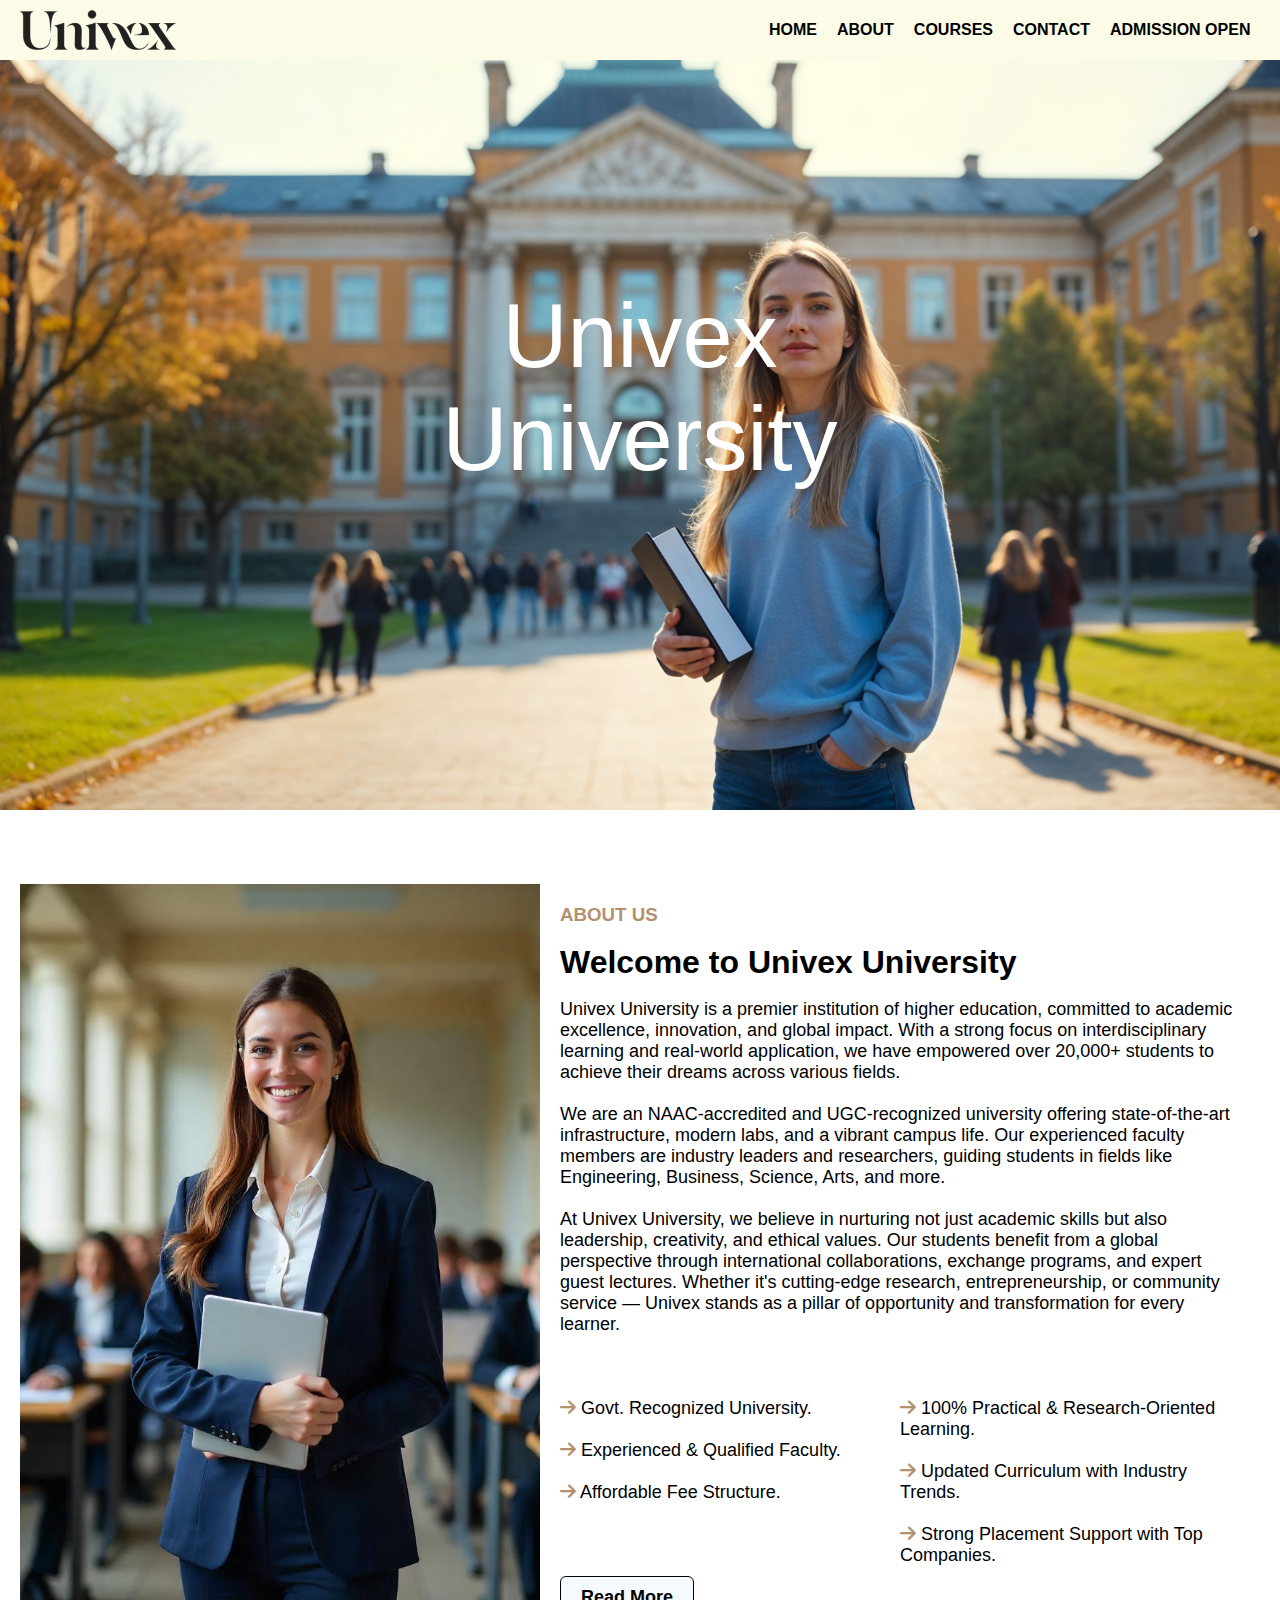
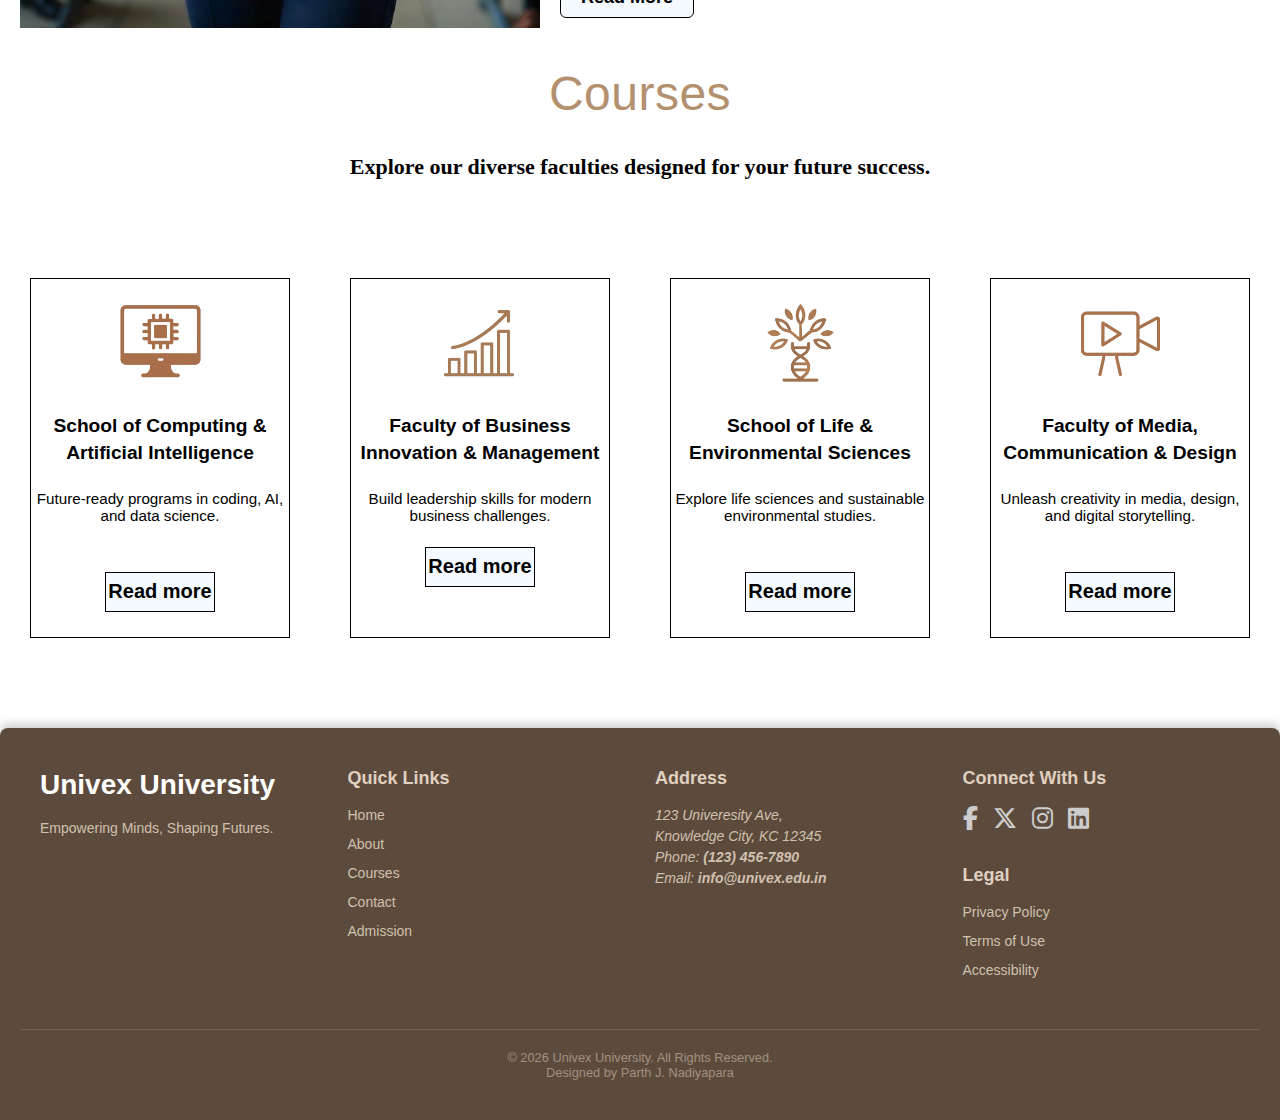
<file: index.html>
<!DOCTYPE html>
<html lang="en">

<head>
    <meta charset="UTF-8">
    <meta name="viewport" content="width=device-width, initial-scale=1.0">
    <title>Univex University</title>
    <link rel="stylesheet" href="style.css">
    <link rel="stylesheet" href="https://cdnjs.cloudflare.com/ajax/libs/font-awesome/6.5.1/css/all.min.css">
    <link rel="website icon" type="eps" href="UNIVEX.png">
</head>

<body>

    <div class="main">
        <div class="left">
            <img src="logo.png" alt="image not available" class="header-logo" />
        </div>

        <input type="checkbox" id="menu-toggle" />
        <label for="menu-toggle" class="menu-icon">&#9776;</label>

        <div class="right">
            <nav>
                <a href="index.html" class="a1">HOME</a>
                <a href="about.html" class="a1">ABOUT</a>
                <a href="courses.html" class="a1">COURSES</a>
                <a href="contact.html" class="a1">CONTACT</a>
                <div class="btn">
                    <a href="admission.html" style="color: black">ADMISSION OPEN</a>
                </div>
            </nav>
        </div>
    </div>
    <div class="section welcome-section">
        <p class="p22">Univex <br>University</p>

        <div class="sp">
            <p class="p33">"Your Future, Our Mission."</p>
        </div>
    </div><br><br><br>
    <!-- welcome page end -->

    <!-- about section start -->
    <div class="about">

        <div class="abt1"></div>

        <div class="abt2">
            <div class="tag">
                <p>
                <h3 style="color: rgba(179,144,110,255);">ABOUT US</h3>
                </p><br>
                <div class="wlcm">
                    <p>
                    <h1>Welcome to Univex University</h1>
                    </p>
                </div><br>
            </div>
            <div class="abt3">
                <p>Univex University is a premier institution of higher education, committed to academic excellence,
                    innovation, and global impact. With a strong focus on interdisciplinary learning and real-world
                    application, we have empowered over 20,000+ students to achieve their dreams across various fields.
                </p><br>

                <p>
                    We are an NAAC-accredited and UGC-recognized university offering state-of-the-art infrastructure,
                    modern labs, and a vibrant campus life. Our experienced faculty members are industry leaders and
                    researchers, guiding students in fields like Engineering, Business, Science, Arts, and more.
                </p><br>

                <p>
                    At Univex University, we believe in nurturing not just academic skills but also leadership,
                    creativity, and ethical values. Our students benefit from a global perspective through international
                    collaborations, exchange programs, and expert guest lectures. Whether it's cutting-edge research,
                    entrepreneurship, or community service — Univex stands as a pillar of opportunity and transformation
                    for every learner. <br><br><br><br>
                </p>
                <div class="ar-main">
                    <div class="arrow">
                        <p class="arrow-list-item"
                            style="font-family: 'Lucida Sans', 'Lucida Sans Regular', 'Lucida Grande', 'Lucida Sans Unicode', Geneva, Verdana, sans-serif; font-size: 18px;">
                            <i class="fa-solid fa-arrow-right" style="color: rgba(179,144,110,255); "></i> Govt.
                            Recognized University.
                        </p><br>
                        <p class="arrow-list-item"
                            style="font-family: 'Lucida Sans', 'Lucida Sans Regular', 'Lucida Grande', 'Lucida Sans Unicode', Geneva, Verdana, sans-serif; font-size: 18px;">
                            <i class="fa-solid fa-arrow-right" style="color: rgba(179,144,110,255);"></i> Experienced &
                            Qualified Faculty.
                        </p><br>
                        <p class="arrow-list-item"
                            style="font-family: 'Lucida Sans', 'Lucida Sans Regular', 'Lucida Grande', 'Lucida Sans Unicode', Geneva, Verdana, sans-serif; font-size: 18px;">
                            <i class="fa-solid fa-arrow-right" style="color: rgba(179,144,110,255);"></i> Affordable Fee
                            Structure.
                        </p><br><br><br><br>
                    </div>


                    <div class="arrow2">
                        <p class="arrow-list-item"
                            style="font-family: 'Lucida Sans', 'Lucida Sans Regular', 'Lucida Grande', 'Lucida Sans Unicode', Geneva, Verdana, sans-serif; font-size: 18px;">
                            <i class="fa-solid fa-arrow-right" style="color: rgba(179,144,110,255);"></i> 100% Practical
                            & Research-Oriented Learning.
                        </p><br>
                        <p class="arrow-list-item"
                            style="font-family: 'Lucida Sans', 'Lucida Sans Regular', 'Lucida Grande', 'Lucida Sans Unicode', Geneva, Verdana, sans-serif; font-size: 18px;">
                            <i class="fa-solid fa-arrow-right" style="color: rgba(179,144,110,255);"></i> Updated
                            Curriculum with Industry Trends.
                        </p><br>
                        <p class="arrow-list-item"
                            style="font-family: 'Lucida Sans', 'Lucida Sans Regular', 'Lucida Grande', 'Lucida Sans Unicode', Geneva, Verdana, sans-serif; font-size: 18px;">
                            <i class="fa-solid fa-arrow-right" style="color: rgba(179,144,110,255);"></i> Strong
                            Placement Support with Top Companies.
                        </p><br>
                    </div>

                </div>
                <a href="about.html" class="rm">Read More</a>
            </div>
        </div>

    </div><br>

    <!-- About section complete -->

    <!-- Courses section start -->

    <div class="courses-section-wrapper">
        <div class="courses">Courses</div><br>
        <div class="subtitle">
            Explore our diverse faculties designed for your future success.
        </div>
        <br><br><br>
        <div class="c-main">
            <div class="f1">
                <img src="f1.png" alt="img not available">
                <div class="text1">
                    School of Computing & Artificial Intelligence
                </div><br>
                <div class="st1">
                    Future-ready programs in coding, AI, and data science.
                </div><br>
                <div class="rm1">
                    <a href="computing.html" style="color: black; text-decoration: none; font-weight: bold;">Read
                        more</a>
                </div>
            </div>

            <div class="f2">
                <img src="f2.png" alt="img not available">
                <div class="text2">
                    Faculty of Business Innovation & Management
                </div><br>
                <div class="st2">
                    Build leadership skills for modern business challenges.
                </div><br>
                <div class="rm2">
                    <a href="management.html" style="color: black; text-decoration: none; font-weight: bold;">Read
                        more</a>
                </div>
            </div>
            <div class="f3">
                <img src="f3.png" alt="img not available">
                <div class="text3">
                    School of Life & Environmental Sciences
                </div><br>
                <div class="st3">
                    Explore life sciences and sustainable environmental studies.
                </div><br>
                <div class="rm3">
                    <a href="life.html" style="color: black; text-decoration: none; font-weight: bold;">Read more</a>
                </div>
            </div>
            <div class="f4">
                <img src="f4.png" alt="img not available">
                <div class="text4">
                    Faculty of Media, Communication & Design
                </div><br>
                <div class="st4">
                    Unleash creativity in media, design, and digital storytelling.
                </div><br>
                <div class="rm4">
                    <a href="media-design.html" style="color: black; text-decoration: none; font-weight: bold;">Read
                        more</a>
                </div>
            </div>
        </div>
    </div><br><br><br><br><br>

    <!-- Courses section completed -->

    <!-- Footer start -->

    <footer class="footer">
        <div class="footer-container">
            
            <div class="footer-section">
                <h3>Univex University</h3>
                <p>Empowering Minds, Shaping Futures.</p>
            </div>

            <div class="footer-section">
                <h4>Quick Links</h4>
                <ul>
                    <li><a href="index.html"></a>Home</li>
                    <li><a href="about.html"></a>About</li>
                    <li><a href="courses.html"></a>Courses</li>
                    <li><a href="contact.html"></a>Contact</li>
                    <li><a href="admission.html"></a>Admission</li>
                </ul>
            </div>

            <div class="footer-section">
                <h4>Address</h4>
                <address>
                    123 Univeresity Ave,<br>
                    Knowledge City, KC 12345<br>
                    Phone: <a href="#">(123) 456-7890</a><br>
                    Email: <a href="#">info@univex.edu.in</a>
                </address>
            </div>
            <!-- Connect & legal -->
            <div class="footer-section">
                <h4>Connect With Us</h4>
                <div class="social-icons">
                    <a href="#" aria-label="Facebook"><i class="fab fa-facebook-f"></i></a>
                    <a href="#" aria-label="X"><i class="fa-brands fa-x-twitter"></i></a>
                    <a href="#" aria-label="Instagram"><i class="fab fa-instagram"></i></a>
                    <a href="#" aria-label="LinkedIn"><i class="fa-brands fa-linkedin"></i></a>
                </div>
                <h4 class="footer-legal-heading" style="margin-top: 2rem;">Legal</h4>
                <ul>
                    <li><a href="#"></a>Privacy Policy</li>
                    <li><a href="#"></a>Terms of Use</li>
                    <li><a href="#"></a>Accessibility</li>
                </ul>
            </div>
        </div>

        <div class="footer-bottom">
            &copy; <span id="current-year"></span> Univex University. All Rights Reserved. <br>Designed by Parth J.
            Nadiyapara
        </div>

    </footer>

    <script>
        document.getElementById('current-year').textContent = new Date().getFullYear();
    </script>
</body>

</html>
</file>
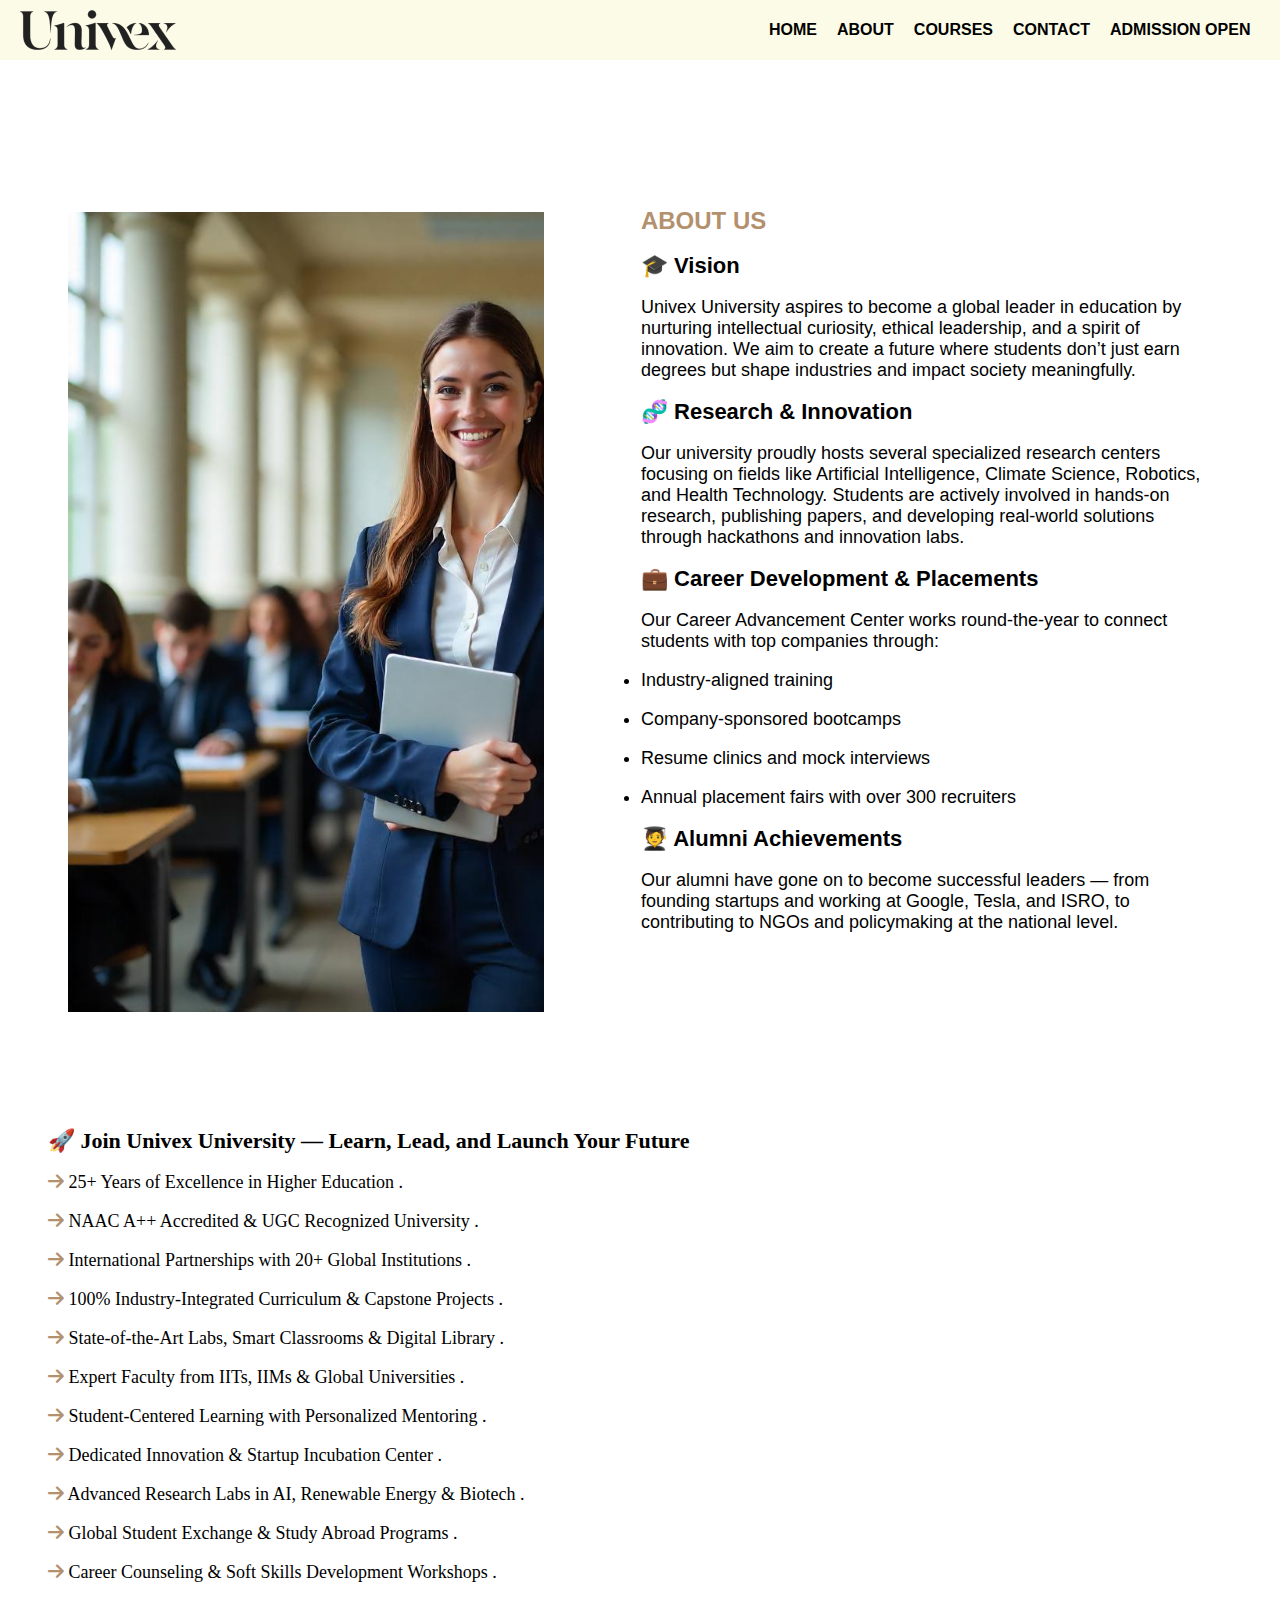
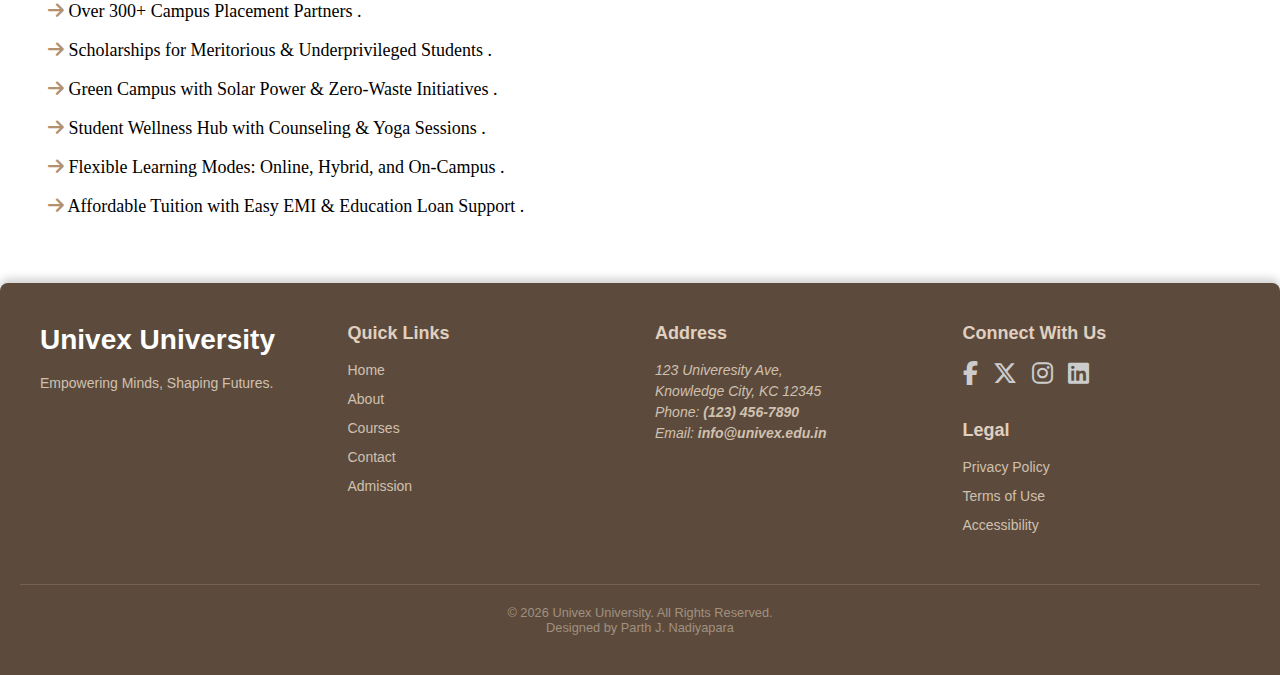
<file: about.html>
<!DOCTYPE html>
<html lang="en">

<head>
    <meta charset="UTF-8">
    <meta name="viewport" content="width=device-width, initial-scale=1.0">
    <title>Univex University</title>
    <link rel="stylesheet" href="https://cdnjs.cloudflare.com/ajax/libs/font-awesome/6.5.1/css/all.min.css">
    <link rel="website icon" type="eps" href="UNIVEX.png">

    <style>
        * {
            margin: 0px;
            padding: 0px;
            box-sizing: border-box;
        }

        body {
            font-family: Arial, sans-serif;
        }

        .main {
            display: flex;
            align-items: center;
            justify-content: space-between;
            background-color: rgba(251, 251, 231, 255);
            padding: 10px 20px;
            position: fixed;
            width: 100%;
            z-index: 1000;
        }

        .left img.header-logo {
            height: 40px;
        }

        #menu-toggle {
            display: none;
        }

        .menu-icon {
            display: none;
            font-size: 28px;
        }

        .right nav {
            display: flex;
            gap: 20px;
        }

        .right nav a {
            display: flex;
            text-decoration: none;
            color: black;
            font-weight: bold;
            transition: 0.3s;
        }

        @media (max-width: 768px) {
            .right {
                display: none;
                width: 100%;
                background-color: rgba(251, 251, 231, 255);
                position: absolute;
                top: 70px;
                left: 0;

            }

            .right nav {
                flex-direction: column;
                gap: 10px;
                padding: 10px 20px;
            }

            #menu-toggle:checked~.right {
                display: block;
            }

            .menu-icon {
                display: block;
            }
        }

        #menu-toggle {
            display: none;
        }

        @media (max-width: 768px) {
            .main {
                flex-wrap: wrap;
                justify-content: space-between;
            }

            .right {
                width: 100%;
                display: none;
                margin-top: -11px;
            }
        }

        .left {
            width: 70%;
            display: flex;
            align-items: center;
            gap: 500px;
        }

        nav {
            display: flex;
            gap: 50px;
        }

        .a1 {
            align-items: center;
        }

        .a1:hover {
            color: rgba(179, 144, 110, 255);
        }

        a:hover {
            color: rgba(179, 144, 110, 255);
        }

        .btn {
            width: 150px;
            display: flex;
            align-items: center;
        }

        .btn:hover {
            justify-content: center;
            height: 40px;
            box-shadow: inset 0 -100px 0 0 rgba(179, 144, 110, 255);
            border: 1px solid black;
            transition: 0.99ms;
        }

        .btn:active {
            transform: scale(0.99);
        }


        a {
            color: black;
            text-decoration: none;
            font-family: 'Segoe UI', Tahoma, Geneva, Verdana, sans-serif;
            font-weight: 650;
        }

        .main1 {
            display: flex;
            /* flex-wrap: wrap; */
            gap: 1px;
            padding: 20px;
        }

        .m1 {
            background-image: url('about.png');
            min-height: 300px;
            height: 800px;
            margin: 48px;
            width: 50%;
            background-size: cover;
            background-repeat: no-repeat;
        }

        .m2 {
            margin: 48px;
            height: 800px;
            width: 60%;
        }

        .sub {
            height: auto;
            width: 80%;
            margin: 48px;
            font-family: Georgia, 'Times New Roman', Times, serif;
        }

        
        @media (max-width: 992px) {
            .main1{
                flex-wrap: wrap;
                justify-content: center;
            }
            .m1,
            .m2{
                width: 90%;
                height: auto;
                margin: 20px 0;
            }
            .sub{
                width: 90%;
                margin: 20px auto;
                font-size: 16px;
            }   
        }
        
        @media (max-width:768px) {
            .m1,
            .m2{
                width: 100%;
                margin: 10px 0;
            }
            .sub{
                width: 95%;
                font-size: 15px;
            }
        }
        @media (max-width:576) {
            .m1,
            .m2{
                width: 100%;
                margin: 10px 0;
            }
            .sub{
                width: 100%;
                padding: 0 10px;
                font-size: 14px;
            }
        }

        /* footer css started */

        .footer {
            background-color: #5c4b3c;
            color: #d0c0b0;
            padding: 40px 20px;
            border-top-left-radius: 8px;
            border-top-right-radius: 8px;
            box-shadow: 0 -4px 10px rgba(0, 0, 0, 0.2);
        }

        .footer-container {
            max-width: 1200px;
            margin: 0 auto;
            display: grid;
            grid-template-columns: repeat(auto-fit, minmax(250px, 1fr));
            gap: 30px;
        }

        .footer-section h3 {
            font-size: 1.75rem;
            font-weight: bold;
            margin-bottom: 1rem;
            line-height: 1.2;
            color: #ffffff;
        }

        .footer-section h4 {
            font-size: 1.125rem;
            font-weight: 600px;
            margin-bottom: 1rem;
            color: #e0d0c0;
        }

        .footer-section p,
        .footer-section address,
        .footer-section ul {
            font-size: 0.875rem;
            line-height: 1.5;
            color: #d0c0b0;
        }

        .footer-section ul {
            list-style: none;
            padding: 0;
            margin: 0;
        }

        .footer-section ul li {
            margin-bottom: 8px;
        }

        .footer-section a {
            color: #d0c0b0;
            text-decoration: none;
            transition: color 0.2s ease-in-out;
        }

        .footer-section a:hover {
            color: #ffffff;
            text-decoration: underline;
        }

        .footer-section .social-icons {
            display: flex;
            gap: 15px;
            margin-top: 1rem;
        }

        .footer-section .social-icons a {
            font-size: 1.5rem;
            color: #cccccc;
            transition: color 0.2s ease-in-out;
        }

        .footer-section .social-icons a:hover {
            color: #ffffff;
        }

        .footer-bottom {
            text-align: center;
            margin-top: 40px;
            padding-top: 20px;
            border-top: 1px solid #766050;
            font-size: 0.8rem;
            color: #A09080;
        }

        /* Responsive Adjustments */
        @media (max-width: 768px) {
            .footer-container {
                grid-template-columns: 1fr;
                /* Stack columns on smaller screens */
                text-align: center;
                /* Center align text */
            }

            .footer-section h3,
            .footer-section h4 {
                text-align: center;
                /* Center align headings */
            }

            .footer-section ul,
            .footer-section address {
                padding-left: 0;
            }

            .footer-section .social-icons {
                justify-content: center;
                /* Center social icons */
            }
        }
        /* Responsive for laptops */
        @media (min-width: 992px) and (max-width: 1200px) {
            .main1 {
                flex-wrap: wrap;
                justify-content: center;
                gap: 20px;
            }
            .m1, .m2 {
                width: 48%;
                height: auto;
                margin: 20px 0;
            }
            .sub {
                width: 90%;
                margin: 20px auto;
                font-size: 17px;
            }
            .left {
                gap: 50px;
            }
        }

    </style>
</head>

<body>
    <div class="main">
        <div class="left">
            <img src="logo.png" style="height: 40px; " alt="image not available">
        </div>

        <input type="checkbox" id="menu-toggle" />
        <label for="menu-toggle" class="menu-icon">&#9776;</label>

        <div class="right">
            <nav>
                <a href="index.html" style="transition: 0.3s;" class="a1">HOME</a>
                <a href="about.html" style="transition: 0.3s;" class="a1">ABOUT</a>
                <a href="courses.html" style="transition: 0.3s;" class="a1">COURSES</a>
                <a href="contact.html" style="transition: 0.3s;" class="a1">CONTACT</a>
                <div class="btn">
                    <a href="admission.html" style="color: black">ADMISSION OPEN</a>
                </div>
            </nav>
        </div>
    </div><br><br><br><br><br><br><br><br>
    <div class="main1">
        <div class="m1"></div>
        <div class="m2">
            <h2 style="color: rgba(179,144,110,255); margin-top: -5px;" ">ABOUT US</h3><br>

            <p style=" font-size: 22px; font-weight:bolder;">🎓 Vision</p><br>
                <p style="font-size: 18px; font-family: sans-serif;">Univex University aspires to become a global leader
                    in education by nurturing intellectual curiosity, ethical leadership, and a spirit of innovation. We
                    aim to create a future where students don’t just earn degrees but shape industries and impact
                    society meaningfully.</p><br>
                <p style="font-size: 22px; font-weight: bolder;">🧬 Research & Innovation</p><br>

                <p style="font-size: 18px;  font-family: sans-serif;">Our university proudly hosts several specialized
                    research centers focusing on fields like Artificial Intelligence, Climate Science, Robotics, and
                    Health Technology. Students are actively involved in hands-on research, publishing papers, and
                    developing real-world solutions through hackathons and innovation labs.</p><br>
                <p style="font-size: 22px; font-weight: bolder;">💼 Career Development & Placements</p><br>
                <p style="font-size: 18px;  font-family: sans-serif;">Our Career Advancement Center works round-the-year
                    to connect students with top companies through:</p><br>
                <ul>
                    <li style="font-size: 18px; font-family: sans-serif;">Industry-aligned training</li><br>
                    <li style="font-size: 18px; font-family: sans-serif;">Company-sponsored bootcamps</li><br>
                    <li style="font-size: 18px; font-family: sans-serif;">Resume clinics and mock
                        interviews</li><br>
                    <li style="font-size: 18px; font-family: sans-serif;">Annual placement fairs with over 300
                        recruiters</li><br>
                </ul>
                <p style="font-size: 22px; font-weight: bolder;">🧑‍🎓 Alumni Achievements</p><br>
                <p style="font-size: 18px; font-family: sans-serif;">Our alumni have gone on to become successful
                    leaders — from founding startups and working at Google, Tesla, and ISRO, to contributing to NGOs and
                    policymaking at the national level.</p><br>
        </div>
    </div>

    <div class="sub">
        <p style="font-size: 22px; font-weight:bolder;">🚀 Join Univex University — Learn, Lead, and Launch Your Future
        </p><br>
        <p style="font-family: 'heebo'; font-size: 18px;"><i class="fa-solid fa-arrow-right"
                style="color: rgba(179,144,110,255);"></i> 25+ Years of Excellence in Higher Education .</p><br>
        <p style="font-family: 'heebo'; font-size: 18px;"><i class="fa-solid fa-arrow-right"
                style="color: rgba(179,144,110,255);"></i> NAAC A++ Accredited & UGC Recognized University .</p><br>
        <p style="font-family: 'heebo'; font-size: 18px;"><i class="fa-solid fa-arrow-right"
                style="color: rgba(179,144,110,255);"></i> International Partnerships with 20+ Global Institutions .</p>
        <br>
        <p style="font-family: 'heebo'; font-size: 18px;"><i class="fa-solid fa-arrow-right"
                style="color: rgba(179,144,110,255);"></i> 100% Industry-Integrated Curriculum & Capstone Projects .</p>
        <br>
        <p style="font-family: 'heebo'; font-size: 18px;"><i class="fa-solid fa-arrow-right"
                style="color: rgba(179,144,110,255);"></i> State-of-the-Art Labs, Smart Classrooms & Digital Library .
        </p><br>
        <p style="font-family: 'heebo'; font-size: 18px;"><i class="fa-solid fa-arrow-right"
                style="color: rgba(179,144,110,255);"></i> Expert Faculty from IITs, IIMs & Global Universities .</p>
        <br>
        <p style="font-family: 'heebo'; font-size: 18px;"><i class="fa-solid fa-arrow-right"
                style="color: rgba(179,144,110,255);"></i> Student-Centered Learning with Personalized Mentoring .</p>
        <br>
        <p style="font-family: 'heebo'; font-size: 18px;"><i class="fa-solid fa-arrow-right"
                style="color: rgba(179,144,110,255);"></i> Dedicated Innovation & Startup Incubation Center .</p><br>
        <p style="font-family: 'heebo'; font-size: 18px;"><i class="fa-solid fa-arrow-right"
                style="color: rgba(179,144,110,255);"></i> Advanced Research Labs in AI, Renewable Energy & Biotech .
        </p><br>
        <p style="font-family: 'heebo'; font-size: 18px;"><i class="fa-solid fa-arrow-right"
                style="color: rgba(179,144,110,255);"></i> Global Student Exchange & Study Abroad Programs .</p><br>
        <p style="font-family: 'heebo'; font-size: 18px;"><i class="fa-solid fa-arrow-right"
                style="color: rgba(179,144,110,255);"></i> Career Counseling & Soft Skills Development Workshops .</p>
        <br>
        <p style="font-family: 'heebo'; font-size: 18px;"><i class="fa-solid fa-arrow-right"
                style="color: rgba(179,144,110,255);"></i> Over 300+ Campus Placement Partners .</p><br>
        <p style="font-family: 'heebo'; font-size: 18px;"><i class="fa-solid fa-arrow-right"
                style="color: rgba(179,144,110,255);"></i> Scholarships for Meritorious & Underprivileged Students .</p>
        <br>
        <p style="font-family: 'heebo'; font-size: 18px;"><i class="fa-solid fa-arrow-right"
                style="color: rgba(179,144,110,255);"></i> Green Campus with Solar Power & Zero-Waste Initiatives .</p>
        <br>
        <p style="font-family: 'heebo'; font-size: 18px;"><i class="fa-solid fa-arrow-right"
                style="color: rgba(179,144,110,255);"></i> Student Wellness Hub with Counseling & Yoga Sessions .</p>
        <br>
        <p style="font-family: 'heebo'; font-size: 18px;"><i class="fa-solid fa-arrow-right"
                style="color: rgba(179,144,110,255);"></i> Flexible Learning Modes: Online, Hybrid, and On-Campus .</p>
        <br>
        <p style="font-family: 'heebo'; font-size: 18px;"><i class="fa-solid fa-arrow-right"
                style="color: rgba(179,144,110,255);"></i> Affordable Tuition with Easy EMI & Education Loan Support .
        </p><br>


    </div>

    <!-- Footer start -->

    <footer class="footer">
        <div class="footer-container">

            <div class="footer-section">
                <h3>Univex University</h3>
                <p>Empowering Minds, Shaping Futures.</p>
            </div>

            <div class="footer-section">
                <h4>Quick Links</h4>
                <ul>
                    <li><a href="index.html"></a>Home</li>
                    <li><a href="about.html"></a>About</li>
                    <li><a href="courses.html"></a>Courses</li>
                    <li><a href="contact.html"></a>Contact</li>
                    <li><a href="contact.html"></a>Admission</li>
                </ul>
            </div>

            <div class="footer-section">
                <h4>Address</h4>
                <address>
                    123 Univeresity Ave,<br>
                    Knowledge City, KC 12345<br>
                    Phone: <a href="#">(123) 456-7890</a><br>
                    Email: <a href="#">info@univex.edu.in</a>
                </address>
            </div>
            <!-- Connect & legal -->
            <div class="footer-section">
                <h4>Connect With Us</h4>
                <div class="social-icons">
                    <a href="#" aria-label="Facebook"><i class="fab fa-facebook-f"></i></a>
                    <a href="#" aria-label="X"><i class="fa-brands fa-x-twitter"></i></i></a>
                    <a href="#" aria-label="Instagram"><i class="fab fa-instagram"></i></a>
                    <a href="#" aria-label="LinkedIn"><i class="fa-brands fa-linkedin"></i></i></a>
                </div>
                <h4 class="footer-legal-heading" style="margin-top: 2rem;">Legal</h4>
                <ul>
                    <li><a href="#"></a>Privacy Policy</li>
                    <li><a href="#"></a>Terms of Use</li>
                    <li><a href="#"></a>Accessibility</li>
                </ul>
            </div>
        </div>

        <div class="footer-bottom">
            &copy; <span id="current-year"></span> Univex University. All Rights Reserved. <br>Designed by Parth J.
            Nadiyapara
        </div>

    </footer>

    <script>
        document.getElementById('current-year').textContent = new Date().getFullYear();
    </script>
</body>

</html>
</file>
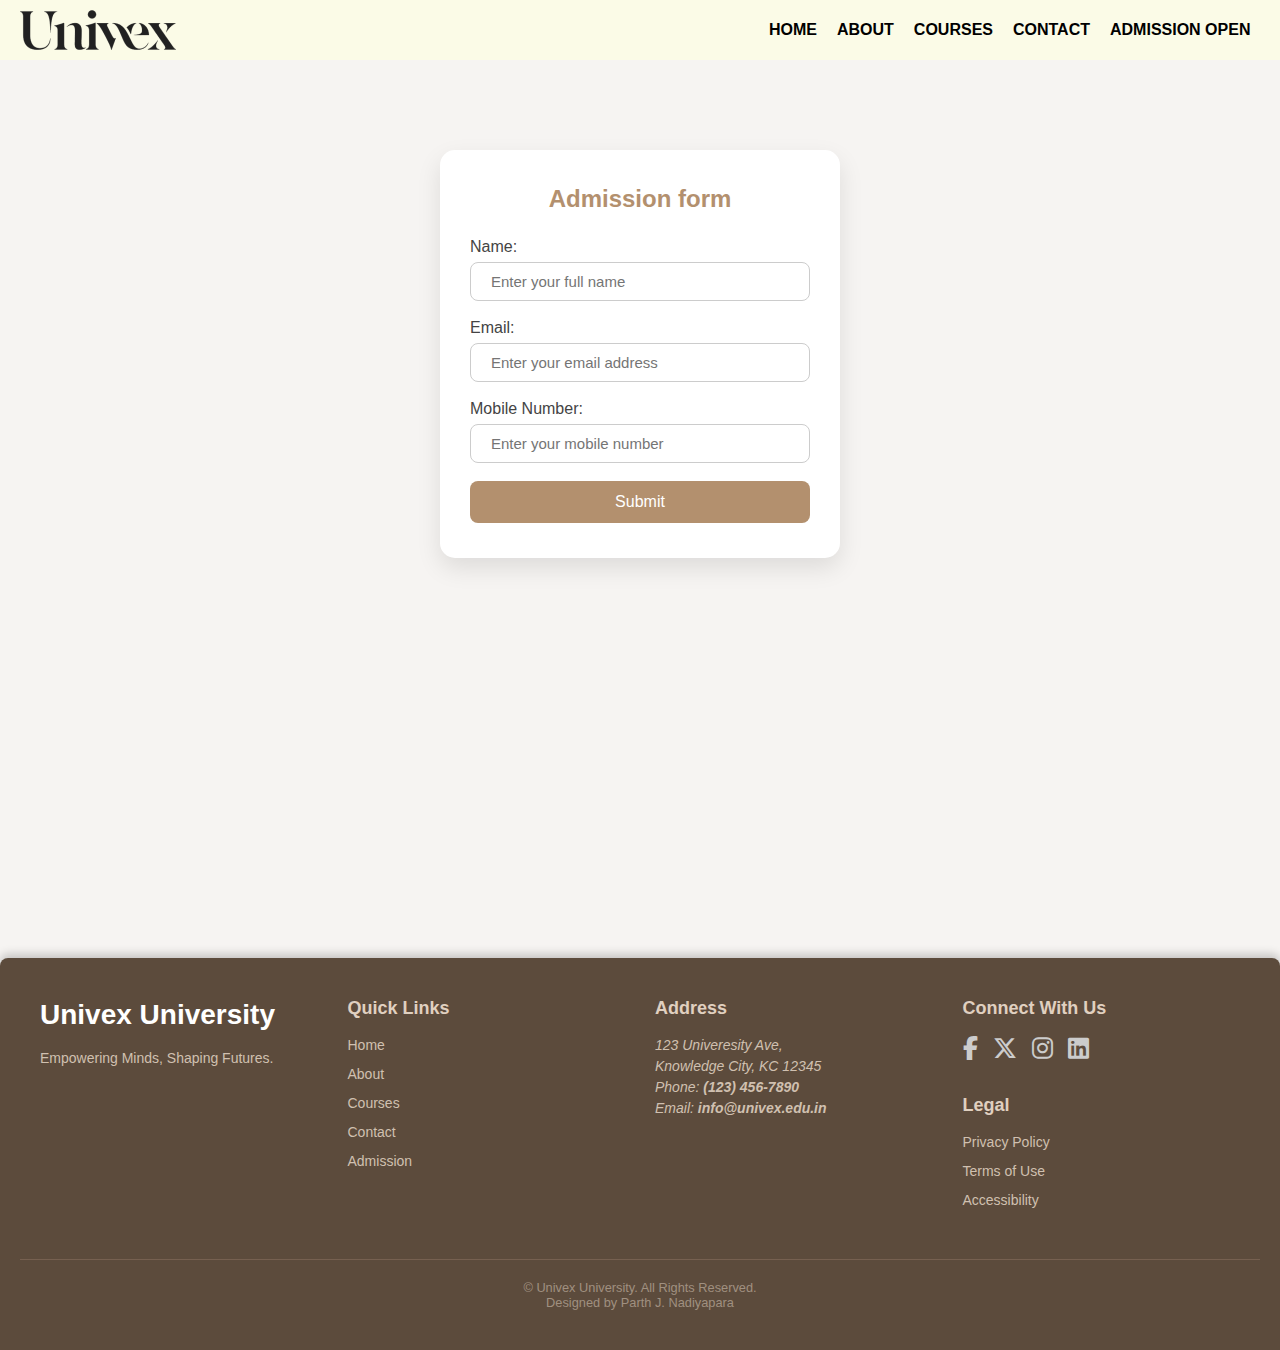
<file: admission.html>
<!DOCTYPE html>
<html lang="en">

<head>
  <meta charset="UTF-8">
  <meta name="viewport" content="width=device-width, initial-scale=1.0">
  <title>Univex University</title>
  <link rel="stylesheet" href="https://cdnjs.cloudflare.com/ajax/libs/font-awesome/6.5.1/css/all.min.css">
  <link rel="website icon" type="eps" href="UNIVEX.png">

  <script>
    function validateForm() {
      var x = document.forms["myform"]["name"].value;
      var y = document.forms["myform"]["email"].value;
      var z = document.forms["myform"]["mobile"].value;

      // if (x == " " && y== " " && z==" ") 
      // {
      //   alert("details must be filled out");
      //   return false;
      // }
      if(x != "" && y!= "" && z!= ""){
        alert("Your information has been submitted");
      }
    
    }
  </script>

  <style>
    * {
      margin: 0px;
      padding: 0px;
      box-sizing: border-box;
    }

    body {
      font-family: Arial, sans-serif;
    }

    .main {
      display: flex;
      align-items: center;
      justify-content: space-between;
      background-color: rgba(251, 251, 231, 255);
      padding: 10px 20px;
      position: fixed;
      top: 0;
      left: 0;
      width: 100%;
      z-index: 1000;
    }

    .left img.header-logo {
      height: 40px;
    }

    #menu-toggle {
      display: none;
    }

    .menu-icon {
      display: none;
      font-size: 28px;
    }

    .right nav {
      display: flex;
      gap: 20px;
    }

    .right nav a {
      display: flex;
      text-decoration: none;
      color: black;
      font-weight: bold;
      transition: 0.3s;
    }

    @media (max-width: 768px) {
      .right {
        display: none;
        width: 100%;
        background-color: rgba(251, 251, 231, 255);
        position: absolute;
        top: 70px;
        left: 0;
      }

      .right nav {
        flex-direction: column;
        gap: 10px;
        padding: 10px 20px;
      }

      #menu-toggle:checked~.right {
        display: block;
      }

      .menu-icon {
        display: block;
      }
    }

    #menu-toggle {
      display: none;
    }

    @media (max-width: 768px) {
      .main {
        flex-wrap: wrap;
        justify-content: space-between;
      }

      .right {
        width: 100%;
        display: none;
        margin-top: -11px;
      }
    }

    .left {
      width: 70%;
      /* background-color: brown; */
      display: flex;
      align-items: center;
      gap: 500px;
    }

    nav {
      display: flex;
      gap: 50px;
    }

    .a1 {
      align-items: center;
    }

    .a1:hover {
      color: rgba(179, 144, 110, 255);
    }

    a:hover {
      color: rgba(179, 144, 110, 255);
    }

    .btn {
      width: 150px;
      display: flex;
      align-items: center;
    }

    .btn:hover {
      justify-content: center;
      height: 40px;
      transition: 0.99ms;
      box-shadow: inset 0 -100px 0 0 rgba(179, 144, 110, 255);
      border: 1px solid black;
    }

    .btn:active {
      transform: scale(0.99);
    }

    a {
      color: black;
      text-decoration: none;
      font-family: 'Segoe UI', Tahoma, Geneva, Verdana, sans-serif;
      font-weight: 650;
    }

    :root {
      --theme-color: rgba(179, 144, 110, 1);
      --theme-color-dark: rgba(140, 100, 70, 1);
    }

    * {
      margin: 0;
      padding: 0;
      box-sizing: border-box;
    }

    body {
      background-color: #f6f4f2;
      min-height: 100vh;
      font-family: 'sagoe UI', sans-serif;
    }

    .form-container {
      margin: 120px auto 50px;
      background-color: #fff;
      padding: 35px 30px;
      border-radius: 15px;
      box-shadow: 0 10px 25px rgba(0, 0, 0, 0.1);
      max-width: 400px;
      width: 90%;
      margin: 150px auto;
    }


    .form-container h2 {
      text-align: center;
      margin-bottom: 25px;
      color: var(--theme-color);
    }

    .form-group {
      margin-bottom: 18px;
    }

    label {
      display: block;
      margin-bottom: 6px;
      color: #444;
      font-weight: 500;
    }

    input {
      width: 100%;
      padding: 10px 20px;
      border: 1px solid #ccc;
      border-radius: 8px;
      font-size: 15px;
      transition: border-color 0.3s, box-shadow 0.3s;
    }

    input:focus {
      border-color: var(--theme-color);
      outline: none;
      box-shadow: 0 0 5px rgba(179, 144, 110, 0.5);
    }

    input:hover {
      border-color: var(--theme-color);
    }

    .submit-btn {
      width: 100%;
      background-color: var(--theme-color);
      color: white;
      padding: 12px;
      font-size: 16px;
      border: none;
      border-radius: 8px;
      cursor: pointer;
      transition: background-color 0.3s, transform 0.2s;
    }

    .submit-btn:hover {
      background-color: var(--theme-color-dark);
      transform: scale(1.02);
      transition: 0.9s;
    }

    @media (max-width: 480px) {
      .form-container {
        padding: 25px 20px;
      }
    }

    .footer {
      background-color: #5c4b3c;
      color: #d0c0b0;
      padding: 40px 20px;
      border-top-left-radius: 8px;
      border-top-right-radius: 8px;
      box-shadow: 0 -4px 10px rgba(0, 0, 0, 0.2);
      margin-top: 400px;
    }

    .footer-container {
      max-width: 1200px;
      margin: 0 auto;
      display: grid;
      grid-template-columns: repeat(auto-fit, minmax(250px, 1fr));
      gap: 30px;
    }

    .footer-section h3 {
      font-size: 1.75rem;
      font-weight: bold;
      margin-bottom: 1rem;
      line-height: 1.2;
      color: #ffffff;
    }

    .footer-section h4 {
      font-size: 1.125rem;
      font-weight: 600px;
      margin-bottom: 1rem;
      color: #e0d0c0;
    }

    .footer-section p,
    .footer-section address,
    .footer-section ul {
      font-size: 0.875rem;
      line-height: 1.5;
      color: #d0c0b0;
    }

    .footer-section ul {
      list-style: none;
      padding: 0;
      margin: 0;
    }

    .footer-section ul li {
      margin-bottom: 8px;
    }

    .footer-section a {
      color: #d0c0b0;
      text-decoration: none;
      transition: color 0.2s ease-in-out;
    }

    .footer-section a:hover {
      color: #ffffff;
      text-decoration: underline;
    }

    .footer-section .social-icons {
      display: flex;
      gap: 15px;
      margin-top: 1rem;
    }

    .footer-section .social-icons a {
      font-size: 1.5rem;
      color: #cccccc;
      transition: color 0.2s ease-in-out;
    }

    .footer-section .social-icons a:hover {
      color: #ffffff;
    }

    .footer-bottom {
      text-align: center;
      margin-top: 40px;
      padding-top: 20px;
      border-top: 1px solid #766050;
      font-size: 0.8rem;
      color: #A09080;
    }



    /* Responsive Adjustments */
    @media (max-width: 768px) {


      .footer-container {
        grid-template-columns: 1fr;
        text-align: center;
      }

      .footer-section h3,
      .footer-section h4 {
        text-align: center;
      }

      .footer-section ul,
      .footer-section address {
        padding-left: 0;
      }

      .footer-section .social-icons {
        justify-content: center;
      }

      .c-main {
        display: flex;
        flex-direction: column;
        align-items: center;
        gap: 20px;
      }

      .welcome-section {
        animation: none;
      }
    }

    @media (min-width: 992px) and (max-width: 1200px) {
      .form-container {
        max-width: 600px;
      }

      .main {
        padding: 10px 40px;
      }

      nav {
        gap: 40px;
      }

      .left {
        gap: 200px;
      }
    }
  </style>
</head>
</body>
<div class="main">
  <div class="left">
    <img src="logo.png" style="height: 40px; " alt="image not available" class="header-logo">
  </div>

  <input type="checkbox" id="menu-toggle" />
  <label for="menu-toggle" class="menu-icon">&#9776;</label>
  <div class="right">
    <nav>
      <a href="index.html" style="transition: 0.3s;" class="a1">HOME</a>
      <a href="about.html" style="transition: 0.3s;" class="a1">ABOUT</a>
      <a href="courses.html" style="transition: 0.3s;" class="a1">COURSES</a>
      <a href="contact.html" style="transition: 0.3s;" class="a1">CONTACT</a>

      <div class="btn">
        <a href="admission.html" style="color: black">ADMISSION OPEN</a>
      </div>
    </nav>
  </div>
</div>

<div class="form-container">
  <h2>Admission form</h2>
  <form name="myform">
    <div class="form-group">
      <label for="name">Name:</label>
      <input type="text" id="name" name="name" placeholder="Enter your full name" required>
    </div>

    <div class="form-group">
      <label for="email">Email:</label>
      <input type="email" id="email" name="email" placeholder="Enter your email address" required>
    </div>

    <div class="form-group">
      <label for="mobile">Mobile Number:</label>
      <input type="tel" id="mobile" name="mobile" placeholder="Enter your mobile number" pattern="[0-9]{10}" required>
    </div>

    <button type="submit" class="submit-btn" onclick="validateForm()">Submit</button>
  </form>
</div>

<footer class="footer">
  <div class="footer-container">

    <div class="footer-section">
      <h3>Univex University</h3>
      <p>Empowering Minds, Shaping Futures.</p>
    </div>

    <div class="footer-section">
      <h4>Quick Links</h4>
      <ul>
        <li><a href="index.html"></a>Home</li>
        <li><a href="about.html"></a>About</li>
        <li><a href="courses.html"></a>Courses</li>
        <li><a href="contact.html"></a>Contact</li>
        <li><a href="contact.html"></a>Admission</li>
      </ul>
    </div>

    <div class="footer-section">
      <h4>Address</h4>
      <address>
        123 Univeresity Ave,<br>
        Knowledge City, KC 12345<br>
        Phone: <a href="#">(123) 456-7890</a><br>
        Email: <a href="#">info@univex.edu.in</a>
      </address>
    </div>
    <!-- Connect & legal -->
    <div class="footer-section">
      <h4>Connect With Us</h4>
      <div class="social-icons">
        <a href="#" aria-label="Facebook"><i class="fab fa-facebook-f"></i></a>
        <a href="#" aria-label="X"><i class="fa-brands fa-x-twitter"></i></a>
        <a href="#" aria-label="Instagram"><i class="fab fa-instagram"></i></a>
        <a href="#" aria-label="LinkedIn"><i class="fa-brands fa-linkedin"></i></a>
      </div>
      <h4 class="footer-legal-heading" style="margin-top: 2rem;">Legal</h4>
      <ul>
        <li><a href="#"></a>Privacy Policy</li>
        <li><a href="#"></a>Terms of Use</li>
        <li><a href="#"></a>Accessibility</li>
      </ul>
    </div>
  </div>

  <div class="footer-bottom">
    &copy; <span id="current-year"></span> Univex University. All Rights Reserved. <br>Designed by Parth J. Nadiyapara
  </div>

</footer>



</html>
</file>
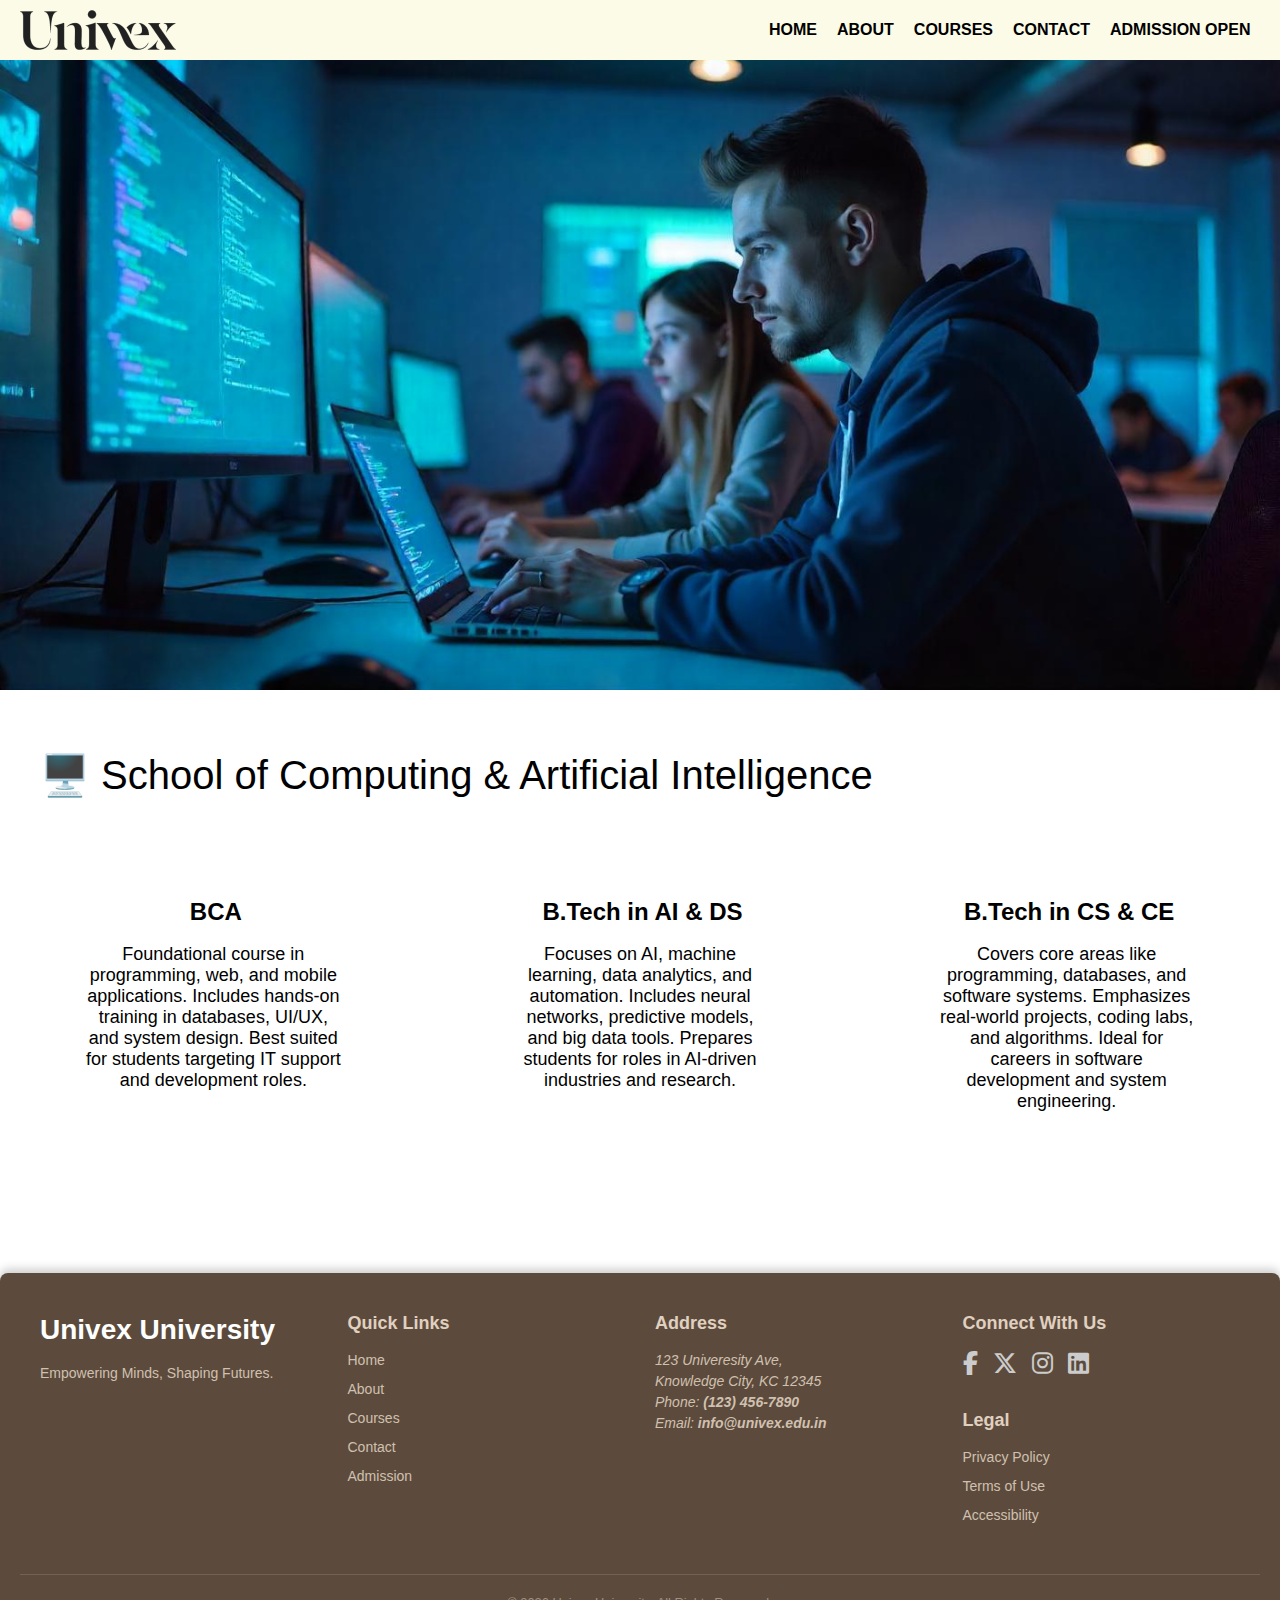
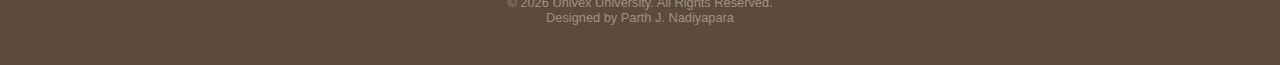
<file: computing.html>
<!DOCTYPE html>
<html lang="en">

<head>
    <meta charset="UTF-8">
    <meta name="viewport" content="width=device-width, initial-scale=1.0">
    <title>Univex University</title>
    <link rel="stylesheet" href="https://cdnjs.cloudflare.com/ajax/libs/font-awesome/6.5.1/css/all.min.css">
    <link rel="website icon" type="eps" href="UNIVEX.png">

    <style>
        * {
            margin: 0px;
            padding: 0px;
            box-sizing: border-box;
        }

        body {
            font-family: Arial, sans-serif;
        }

        .main {
            display: flex;
            align-items: center;
            justify-content: space-between;
            background-color: rgba(251, 251, 231, 255);
            padding: 10px 20px;
            position: fixed;
            width: 100%;
            z-index: 1000;
        }

        .left img.header-logo {
            height: 40px;
        }

        #menu-toggle {
            display: none;
        }

        .menu-icon {
            display: none;
            font-size: 28px;
        }

        .right nav {
            display: flex;
            gap: 20px;
        }

        .right nav a {
            display: flex;
            text-decoration: none;
            color: black;
            font-weight: bold;
            transition: 0.3s;
        }

        @media (max-width: 768px) {
            .right {
                display: none;
                width: 100%;
                background-color: rgba(251, 251, 231, 255);
                position: absolute;
                top: 70px;
                left: 0;
            }

            .right nav {
                flex-direction: column;
                gap: 10px;
                padding: 10px 20px;
            }

            #menu-toggle:checked~.right {
                display: block;
            }

            .menu-icon {
                display: block;
            }
        }

        #menu-toggle {
            display: none;
        }

        @media (max-width: 768px) {
            .main {
                flex-wrap: wrap;
                justify-content: space-between;
            }

            .right {
                width: 100%;
                display: none;
                margin-top: -11px;
            }
        }

        .left {
            width: 70%;
            /* background-color: brown; */
            display: flex;
            align-items: center;
            gap: 500px;
        }

        nav {
            display: flex;
            gap: 50px;
        }

        .a1 {
            align-items: center;
        }

        .a1:hover {
            color: rgba(179, 144, 110, 255);
        }

        a:hover {
            color: rgba(179, 144, 110, 255);
        }

        .btn {
            width: 150px;
            display: flex;
            align-items: center;
        }

        .btn:hover {
            justify-content: center;
            height: 40px;
            transition: 0.99ms;
            box-shadow: inset 0 -100px 0 0 rgba(179, 144, 110, 255);
            border: 1px solid black;
        }

        .btn:active {
            transform: scale(0.99);
        }

        a {
            color: black;
            text-decoration: none;
            font-family: 'Segoe UI', Tahoma, Geneva, Verdana, sans-serif;
            font-weight: 650;
        }

        .banner {
            width: 100%;
            /* height: 800px;
            overflow: hidden; */
        }

        .banner img {
            width: 100%;
            height: auto;
            display: block;
            position: relative;
            top: 50px;
        }

        .head {
            margin: 40px;
            font-size: 40px;
            font-family: 'Gill Sans', 'Gill Sans MT', Calibri, 'Trebuchet MS', sans-serif;
        }

        .main2 {
            display: flex;
            justify-content: space-around;
        }

        .b1 {
            border: 1px solid #ddd;
            height: 290px;
            width: 290px;
            box-shadow: 0 4px 10px rgba(0, 0, 0, 0.05);
            transition: all 0.3s ease;
            padding: 20px;
            border-radius: 12px;
            box-sizing: border-box;
        }

        .b1 h2 {
            margin-top: 1px;
            margin-left: 5px;
        }

        .b1 p {
            font-family: sans-serif;
            text-align: center;
            font-size: 18px;
        }

        .b1 {
            padding: 20px;
            width: 300px;
            text-align: center;
            border-radius: 16px;
            border: 2px solid transparent;
            background-color: #fff;
            box-shadow: 0 0 0 rgba(0, 0, 0, 0);
            position: relative;
            z-index: 0;
            transition: all 0.5s ease;
        }

        .b1::before {
            content: "";
            position: absolute;
            z-index: -1;
            top: -2px;
            left: -2px;
            right: -2px;
            bottom: -2px;
            background-color: rgba(179, 144, 110, 0.25);
            border-radius: 18px;
            opacity: 0;
            transition: opacity 0.5s ease;
        }

        .b1:hover {
            transform: translateY(-6px);
            box-shadow: 0 6px 18px rgba(179, 144, 110, 0.45);
            border: 2px solid rgba(179, 144, 110, 1);
        }

        .b1:hover::before {
            opacity: 0.5;
        }

        .b2 {
            padding: 20px;
            width: 300px;
            text-align: center;
            border-radius: 16px;
            border: 2px solid transparent;
            background-color: #fff;
            box-shadow: 0 0 0 rgba(0, 0, 0, 0);
            position: relative;
            z-index: 0;
            transition: all 0.5s ease;

        }

        .b2 h2 {
            margin-top: 1px;
            margin-left: 5px;
            padding: 0 0 0 0;
        }

        .b2 p {
            font-family: sans-serif;
            text-align: center;
            font-size: 18px;
        }

        .b2::before {
            content: "";
            position: absolute;
            z-index: -1;
            top: -2px;
            left: -2px;
            right: -2px;
            bottom: -2px;
            background-color: rgba(179, 144, 110, 0.25);
            border-radius: 18px;
            opacity: 0;
            transition: opacity 0.5s ease;
        }

        .b2:hover {
            transform: translateY(-6px);
            box-shadow: 0 6px 18px rgba(179, 144, 110, 0.45);
            border: 2px solid rgba(179, 144, 110, 1);
        }

        .b2:hover::before {
            opacity: 0.5;
        }

        .b3 {
            padding: 20px;
            width: 300px;
            text-align: center;
            border-radius: 16px;
            border: 2px solid transparent;
            background-color: #fff;
            box-shadow: 0 0 0 rgba(0, 0, 0, 0);
            position: relative;
            z-index: 0;
            transition: all 0.5s ease;
        }

        .b3 h2 {
            margin-top: 1px;
            margin-left: 5px;
            padding: 0 0 0 0;
        }

        .b3 p {
            font-family: sans-serif;
            text-align: center;
            font-size: 18px;
        }

        .b3::before {
            content: "";
            position: absolute;
            z-index: -1;
            top: -2px;
            left: -2px;
            right: -2px;
            bottom: -2px;
            background-color: rgba(179, 144, 110, 0.25);
            border-radius: 18px;
            opacity: 0;
            transition: opacity 0.5s ease;
        }

        .b3:hover {
            transform: translateY(-6px);
            box-shadow: 0 6px 18px rgba(179, 144, 110, 0.45);
            border: 2px solid rgba(179, 144, 110, 1);
        }

        .b3:hover::before {
            opacity: 0.5;
        }

        @media (max-width: 992px) {
            .main2 {
                flex-direction: column;
                align-items: center;
                gap: 30px;
            }

            .b1,
            .b2,
            .b3 {
                width: 90%;
                max-width: 350px;
            }

            .head {
                margin: 20px;
                font-size: 28px;
                text-align: center;
            }

            .banner {
                width: 100%;
            }

            .banner img {
                width: 100%;
                height: auto;
                display: block;
                object-fit: cover;
            }

        }

        /* footer css started */

        .footer {
            background-color: #5c4b3c;
            color: #d0c0b0;
            padding: 40px 20px;
            border-top-left-radius: 8px;
            border-top-right-radius: 8px;
            box-shadow: 0 -4px 10px rgba(0, 0, 0, 0.2);
        }

        .footer-container {
            max-width: 1200px;
            margin: 0 auto;
            display: grid;
            grid-template-columns: repeat(auto-fit, minmax(250px, 1fr));
            gap: 30px;
        }

        .footer-section h3 {
            font-size: 1.75rem;
            font-weight: bold;
            margin-bottom: 1rem;
            line-height: 1.2;
            color: #ffffff;
        }

        .footer-section h4 {
            font-size: 1.125rem;
            font-weight: 600px;
            margin-bottom: 1rem;
            color: #e0d0c0;
        }

        .footer-section p,
        .footer-section address,
        .footer-section ul {
            font-size: 0.875rem;
            line-height: 1.5;
            color: #d0c0b0;
        }

        .footer-section ul {
            list-style: none;
            padding: 0;
            margin: 0;
        }

        .footer-section ul li {
            margin-bottom: 8px;
        }

        .footer-section a {
            color: #d0c0b0;
            text-decoration: none;
            transition: color 0.2s ease-in-out;
        }

        .footer-section a:hover {
            color: #ffffff;
            text-decoration: underline;
        }

        .footer-section .social-icons {
            display: flex;
            gap: 15px;
            margin-top: 1rem;
        }

        .footer-section .social-icons a {
            font-size: 1.5rem;
            color: #cccccc;
            transition: color 0.2s ease-in-out;
        }

        .footer-section .social-icons a:hover {
            color: #ffffff;
        }

        .footer-bottom {
            text-align: center;
            margin-top: 40px;
            padding-top: 20px;
            border-top: 1px solid #766050;
            font-size: 0.8rem;
            color: #A09080;
        }

        /* Responsive Adjustments */
        @media (max-width: 768px) {
            .footer-container {
                grid-template-columns: 1fr;
                /* Stack columns on smaller screens */
                text-align: center;
                /* Center align text */
            }

            .footer-section h3,
            .footer-section h4 {
                text-align: center;
                /* Center align headings */
            }

            .footer-section ul,
            .footer-section address {
                padding-left: 0;
            }

            .footer-section .social-icons {
                justify-content: center;
                /* Center social icons */
            }
        }
    </style>
</head>

<body>

    <div class="main">
        <div class="left">
            <img src="logo.png" style="height: 40px; " alt="image not available">
        </div>

        <input type="checkbox" id="menu-toggle" />
        <label for="menu-toggle" class="menu-icon">&#9776;</label>

        <div class="right">
            <nav>
                <a href="index.html" style="transition: 0.3s;" class="a1">HOME</a>
                <a href="about.html" style="transition: 0.3s;" class="a1">ABOUT</a>
                <a href="courses.html" style="transition: 0.3s;" class="a1">COURSES</a>
                <a href="contact.html" style="transition: 0.3s;" class="a1">CONTACT</a>
                <div class="btn">
                    <a href="admission.html" style="color: black">ADMISSION OPEN</a>
                </div>
            </nav>
        </div>
    </div>
    <div class="banner">
        <img src="computing.png" alt="img not available">
    </div><br><br><br></br>
    <div class="head">
        🖥️ School of Computing & Artificial Intelligence
    </div><br><br>
    <div class="main2">
        <div class="b1">
            <h2>BCA</h2><br>
            <p>Foundational course in programming, web, and mobile applications.
                Includes hands-on training in databases, UI/UX, and system design.
                Best suited for students targeting IT support and development roles.</p>
        </div>
        <div class="b2">
            <h2>B.Tech in AI & DS</h2><br>
            <p>Focuses on AI, machine learning, data analytics, and automation.
                Includes neural networks, predictive models, and big data tools.
                Prepares students for roles in AI-driven industries and research.</p>
        </div>
        <div class="b3">
            <h2>B.Tech in CS & CE</h2><br>
            <p>Covers core areas like programming, databases, and software systems.
                Emphasizes real-world projects, coding labs, and algorithms.
                Ideal for careers in software development and system engineering.</p>
        </div>
    </div><br><br><br><br><br><br>

    <!-- Footer start -->

    <footer class="footer">
        <div class="footer-container">

            <div class="footer-section">
                <h3>Univex University</h3>
                <p>Empowering Minds, Shaping Futures.</p>
            </div>

            <div class="footer-section">
                <h4>Quick Links</h4>
                <ul>
                    <li><a href="index.html"></a>Home</li>
                    <li><a href="about.html"></a>About</li>
                    <li><a href="courses.html"></a>Courses</li>
                    <li><a href="contact.html"></a>Contact</li>
                    <li><a href="contact.html"></a>Admission</li>
                </ul>
            </div>

            <div class="footer-section">
                <h4>Address</h4>
                <address>
                    123 Univeresity Ave,<br>
                    Knowledge City, KC 12345<br>
                    Phone: <a href="#">(123) 456-7890</a><br>
                    Email: <a href="#">info@univex.edu.in</a>
                </address>
            </div>
            <!-- Connect & legal -->
            <div class="footer-section">
                <h4>Connect With Us</h4>
                <div class="social-icons">
                    <a href="#" aria-label="Facebook"><i class="fab fa-facebook-f"></i></a>
                    <a href="#" aria-label="X"><i class="fa-brands fa-x-twitter"></i></i></a>
                    <a href="#" aria-label="Instagram"><i class="fab fa-instagram"></i></a>
                    <a href="#" aria-label="LinkedIn"><i class="fa-brands fa-linkedin"></i></i></a>
                </div>
                <h4 class="footer-legal-heading" style="margin-top: 2rem;">Legal</h4>
                <ul>
                    <li><a href="#"></a>Privacy Policy</li>
                    <li><a href="#"></a>Terms of Use</li>
                    <li><a href="#"></a>Accessibility</li>
                </ul>
            </div>
        </div>

        <div class="footer-bottom">
            &copy; <span id="current-year"></span> Univex University. All Rights Reserved. <br>Designed by Parth J.
            Nadiyapara
        </div>

    </footer>

    <script>
        document.getElementById('current-year').textContent = new Date().getFullYear();
    </script>
</body>

</html>
</file>
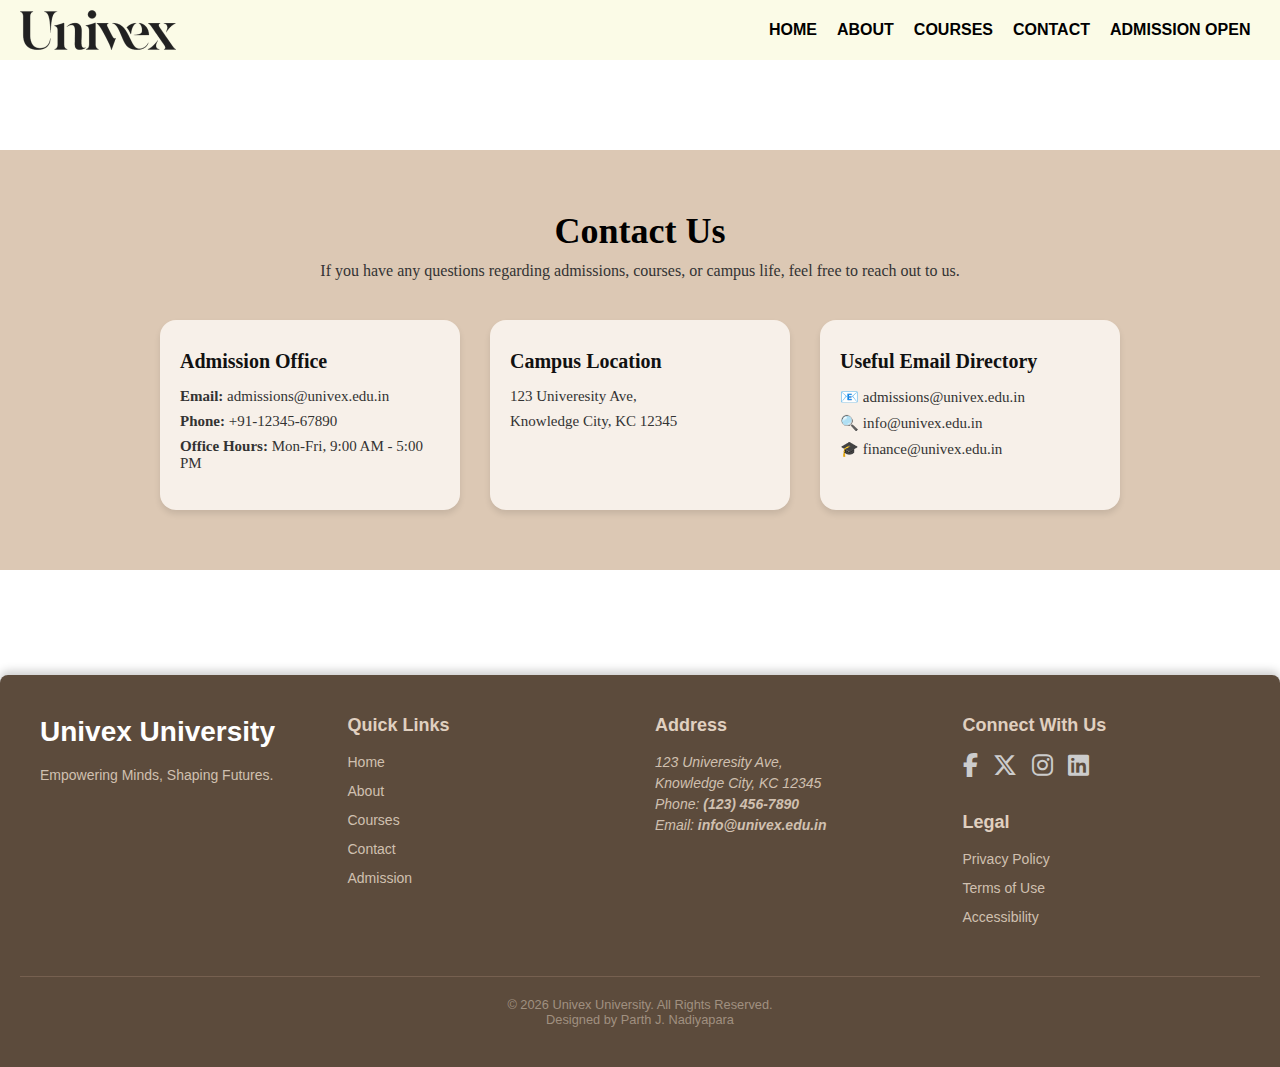
<file: contact.html>
<!DOCTYPE html>
<html lang="en">

<head>
    <meta charset="UTF-8">
    <meta name="viewport" content="width=device-width, initial-scale=1.0">
    <title>Univex University</title>
    <link rel="stylesheet" href="https://cdnjs.cloudflare.com/ajax/libs/font-awesome/6.5.1/css/all.min.css">
    <link rel="website icon" type="eps" href="UNIVEX.png">

    <style>
        * {
            margin: 0px;
            padding: 0px;
            box-sizing: border-box;
        }

        body {
            font-family: Arial, sans-serif;
        }

        .main {
            display: flex;
            align-items: center;
            justify-content: space-between;
            background-color: rgba(251, 251, 231, 255);
            padding: 10px 20px;
            position: fixed;
            width: 100%;
            z-index: 1000;
        }

        .left img.header-logo {
            height: 40px;
        }

        #menu-toggle {
            display: none;
        }

        .menu-icon {
            display: none;
            font-size: 28px;
        }

        .right nav {
            display: flex;
            gap: 20px;
        }

        .right nav a {
            display: flex;
            text-decoration: none;
            color: black;
            font-weight: bold;
            transition: 0.3s;
        }

        @media (max-width: 768px) {
            .right {
                display: none;
                width: 100%;
                background-color: rgba(251, 251, 231, 255);
                position: absolute;
                top: 70px;
                left: 0;
            }

            .right nav {
                flex-direction: column;
                gap: 10px;
                padding: 10px 20px;
            }

            #menu-toggle:checked~.right {
                display: block;
            }

            .menu-icon {
                display: block;
            }
        }

        #menu-toggle {
            display: none;
        }

        @media (max-width: 768px) {
            .main {
                flex-wrap: wrap;
                justify-content: space-between;
            }

            .right {
                width: 100%;
                display: none;
                margin-top: -11px;
            }
        }

        .left {
            width: 70%;
            /* background-color: brown; */
            display: flex;
            align-items: center;
            gap: 500px;
        }

        nav {
            display: flex;
            gap: 50px;
        }

        .a1 {
            align-items: center;
        }

        .a1:hover {
            color: rgba(179, 144, 110, 255);
        }

        a:hover {
            color: rgba(179, 144, 110, 255);
        }

        .btn {
            width: 150px;
            display: flex;
            align-items: center;
        }

        .btn:hover {
            height: 40px;
            justify-content: center;
            transition: 0.99ms;
            box-shadow: inset 0 -100px 0 0 rgba(179, 144, 110, 255);
            border: 1px solid black;
        }

        .btn:active {
            transform: scale(0.99);
        }

        a {
            color: black;
            text-decoration: none;
            font-family: 'Segoe UI', Tahoma, Geneva, Verdana, sans-serif;
            font-weight: 650;
        }

        .contact-section {
            background-color: #dcc8b4;
            padding: 60px 30px;
            text-align: center;
            font-family: 'georgia', serif;
            position: relative;
            top: 150px;
        }

        .contact-section h2 {
            font-size: 36px;
            margin-bottom: 10px;
        }

        .contact-intro {
            font-size: 16px;
            margin-bottom: 40px;
            color: #333;
        }

        .contact-boxes {
            display: flex;
            justify-content: center;
            flex-wrap: wrap;
            gap: 30px;
        }

        .contact-card {
            background-color: #f7f0e9;
            padding: 30px 20px;
            border-radius: 16px;
            width: 300px;
            box-shadow: 0 4px 6px rgba(0, 0, 0, 0.1);
            text-align: left;
        }

        .contact-card h3 {
            font-size: 20px;
            margin-bottom: 15px;
            color: #111;
        }

        .contact-card p {
            margin: 8px 0;
            font-size: 15px;
            color: #333;
        }

        /* footer css started */

        .footer {
            background-color: #5c4b3c;
            color: #d0c0b0;
            padding: 40px 20px;
            border-top-left-radius: 8px;
            border-top-right-radius: 8px;
            box-shadow: 0 -4px 10px rgba(0, 0, 0, 0.2);
            position: relative;
            top: 255px;
        }

        .footer-container {
            max-width: 1200px;
            margin: 0 auto;
            display: grid;
            grid-template-columns: repeat(auto-fit, minmax(250px, 1fr));
            gap: 30px;
        }

        .footer-section h3 {
            font-size: 1.75rem;
            font-weight: bold;
            margin-bottom: 1rem;
            line-height: 1.2;
            color: #ffffff;
        }

        .footer-section h4 {
            font-size: 1.125rem;
            font-weight: 600px;
            margin-bottom: 1rem;
            color: #e0d0c0;
        }

        .footer-section p,
        .footer-section address,
        .footer-section ul {
            font-size: 0.875rem;
            line-height: 1.5;
            color: #d0c0b0;
        }

        .footer-section ul {
            list-style: none;
            padding: 0;
            margin: 0;
        }

        .footer-section ul li {
            margin-bottom: 8px;
        }

        .footer-section a {
            color: #d0c0b0;
            text-decoration: none;
            transition: color 0.2s ease-in-out;
        }

        .footer-section a:hover {
            color: #ffffff;
            text-decoration: underline;
        }

        .footer-section .social-icons {
            display: flex;
            gap: 15px;
            margin-top: 1rem;
        }

        .footer-section .social-icons a {
            font-size: 1.5rem;
            color: #cccccc;
            transition: color 0.2s ease-in-out;
        }

        .footer-section .social-icons a:hover {
            color: #ffffff;
        }

        .footer-bottom {
            text-align: center;
            margin-top: 40px;
            padding-top: 20px;
            border-top: 1px solid #766050;
            font-size: 0.8rem;
            color: #A09080;
        }

        /* Responsive Adjustments */
        @media (max-width: 768px) {
            .footer-container {
                grid-template-columns: 1fr;
                /* Stack columns on smaller screens */
                text-align: center;
                /* Center align text */
            }

            .footer-section h3,
            .footer-section h4 {
                text-align: center;
                /* Center align headings */
            }

            .footer-section ul,
            .footer-section address {
                padding-left: 0;
            }

            .footer-section .social-icons {
                justify-content: center;
                /* Center social icons */
            }
        }

        @media (min-width: 769px) and (max-width: 1200px) {
            .left {
                width: 60%;
                gap: 200px;
            }
            nav {
                gap: 30px;
            }
            .contact-boxes {
                gap: 20px;
                padding: 0 20px;
            }
            .contact-card {
                width: 280px;
            }
            .footer-container {
                grid-template-columns: repeat(auto-fit, minmax(200px, 1fr));
                gap: 20px;
            }
        }
    </style>
</head>

<body>

    <div class="main">
        <div class="left">
            <img src="logo.png" style="height: 40px; " alt="image not available">
        </div>

        <input type="checkbox" id="menu-toggle" />
        <label for="menu-toggle" class="menu-icon">&#9776;</label>


        <div class="right">
            <nav>
                <a href="index.html" style="transition: 0.3s;" class="a1">HOME</a>
                <a href="about.html" style="transition: 0.3s;" class="a1">ABOUT</a>
                <a href="courses.html" style="transition: 0.3s;" class="a1">COURSES</a>
                <a href="contact.html" style="transition: 0.3s;" class="a1">CONTACT</a>
                <div class="btn">
                    <a href="admission.html" style="color: black">ADMISSION OPEN</a>
                </div>
            </nav>
        </div>

    </div>

    <section class="contact-section">
        <h2>Contact Us</h2>
        <p class="contact-intro">
            If you have any questions regarding admissions, courses, or campus life, feel free to reach out to us.
        </p>

        <div class="contact-boxes">
            <div class="contact-card">
                <h3>Admission Office</h3>
                <p><strong> Email:</strong> admissions@univex.edu.in</p>
                <p><strong>Phone:</strong> +91-12345-67890</p>
                <p><strong>Office Hours:</strong> Mon-Fri, 9:00 AM - 5:00 PM</p>

            </div>

            <div class="contact-card">
                <h3>Campus Location</h3>
                <p>123 Univeresity Ave,<br>
                </p>
                <p> Knowledge City, KC 12345</p>

            </div>

            <div class="contact-card">
                <h3>Useful Email Directory</h3>
                <p>📧 admissions@univex.edu.in</p>
                <p>🔍 info@univex.edu.in</p>
                <p>🎓 finance@univex.edu.in </p>
            </div>
        </div>

    </section>

    <!-- Footer start -->

    <footer class="footer">
        <div class="footer-container">

            <div class="footer-section">
                <h3>Univex University</h3>
                <p>Empowering Minds, Shaping Futures.</p>
            </div>

            <div class="footer-section">
                <h4>Quick Links</h4>
                <ul>
                    <li><a href="index.html"></a>Home</li>
                    <li><a href="about.html"></a>About</li>
                    <li><a href="courses.html"></a>Courses</li>
                    <li><a href="contact.html"></a>Contact</li>
                    <li><a href="contact.html"></a>Admission</li>
                </ul>
            </div>

            <div class="footer-section">
                <h4>Address</h4>
                <address>
                    123 Univeresity Ave,<br>
                    Knowledge City, KC 12345<br>
                    Phone: <a href="#">(123) 456-7890</a><br>
                    Email: <a href="#">info@univex.edu.in</a>
                </address>
            </div>
            <!-- Connect & legal -->
            <div class="footer-section">
                <h4>Connect With Us</h4>
                <div class="social-icons">
                    <a href="#" aria-label="Facebook"><i class="fab fa-facebook-f"></i></a>
                    <a href="#" aria-label="X"><i class="fa-brands fa-x-twitter"></i></i></a>
                    <a href="#" aria-label="Instagram"><i class="fab fa-instagram"></i></a>
                    <a href="#" aria-label="LinkedIn"><i class="fa-brands fa-linkedin"></i></i></a>
                </div>
                <h4 class="footer-legal-heading" style="margin-top: 2rem;">Legal</h4>
                <ul>
                    <li><a href="#"></a>Privacy Policy</li>
                    <li><a href="#"></a>Terms of Use</li>
                    <li><a href="#"></a>Accessibility</li>
                </ul>
            </div>
        </div>

        <div class="footer-bottom">
            &copy; <span id="current-year"></span> Univex University. All Rights Reserved. <br>Designed by Parth J.
            Nadiyapara
        </div>

    </footer>

    <script>
        document.getElementById('current-year').textContent = new Date().getFullYear();
    </script>
</body>

</html>
</file>
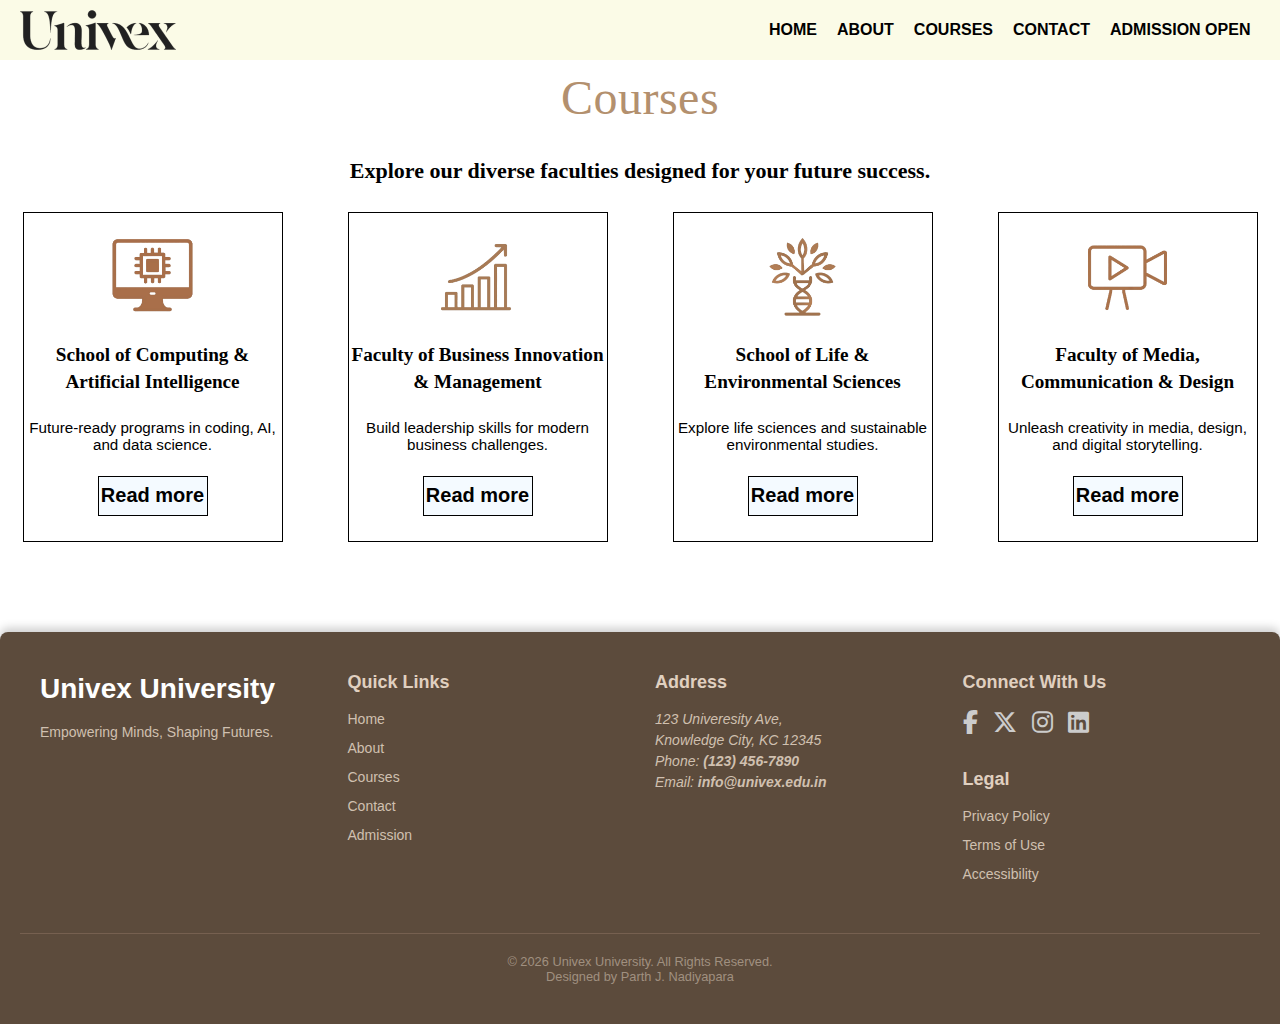
<file: courses.html>
<!DOCTYPE html>
<html lang="en">

<head>
    <meta charset="UTF-8">
    <meta name="viewport" content="width=device-width, initial-scale=1.0">
    <title>Univex University</title>
    <link rel="stylesheet" href="https://cdnjs.cloudflare.com/ajax/libs/font-awesome/6.5.1/css/all.min.css">
    <link rel="website icon" type="eps" href="UNIVEX.png">

    <style>
        * {
            margin: 0px;
            padding: 0px;
            box-sizing: border-box;
        }

        body {
            font-family: Arial, sans-serif;
        }

        .main {
            display: flex;
            align-items: center;
            justify-content: space-between;
            background-color: rgba(251, 251, 231, 255);
            padding: 10px 20px;
            position: fixed;
            width: 100%;
            z-index: 1000;
        }

        .left img.header-logo {
            height: 40px;
        }

        #menu-toggle {
            display: none;
        }

        .menu-icon {
            display: none;
            font-size: 28px;
        }

        .right nav {
            display: flex;
            gap: 20px;
        }

        .right nav a {
            display: flex;
            text-decoration: none;
            color: black;
            font-weight: bold;
            transition: 0.3s;
        }

        @media (max-width: 768px) {
            .right {
                display: none;
                width: 100%;
                background-color: rgba(251, 251, 231, 255);
                position: absolute;
                top: 70px;
                left: 0;
            }

            .right nav {
                flex-direction: column;
                gap: 10px;
                padding: 10px 20px;
            }

            #menu-toggle:checked~.right {
                display: block;
            }

            .menu-icon {
                display: block;
            }
        }

        #menu-toggle {
            display: none;
        }

        @media (max-width: 768px) {
            .main {
                flex-wrap: wrap;
                justify-content: space-between;
            }

            .right {
                width: 100%;
                display: none;
                margin-top: -11px;
            }
        }

        .left {
            width: 70%;
            /* background-color: brown; */
            display: flex;
            align-items: center;
            gap: 500px;
        }

        nav {
            display: flex;
            gap: 50px;
        }

        .a1 {
            align-items: center;
        }

        .a1:hover {
            color: rgba(179, 144, 110, 255);
        }

        a:hover {
            color: rgba(179, 144, 110, 255);
        }

        .btn {
            width: 150px;
            display: flex;
            align-items: center;
        }

        .btn:hover {
            height: 40px;
            justify-content: center;
            transition: 0.99ms;
            box-shadow: inset 0 -100px 0 0 rgba(179, 144, 110, 255);
            border: 1px solid black;
        }

        .btn:active {
            transform: scale(0.99);
        }

        a {
            color: black;
            text-decoration: none;
            font-family: 'Segoe UI', Tahoma, Geneva, Verdana, sans-serif;
            font-weight: 650;
        }

        .courses {
            text-align: center;
            font-family: 'Lora';
            font-size: 48px;
            font-weight: 500;
            letter-spacing: 0.5px;
            color: rgba(179, 144, 110);
            margin-bottom: 10px;
            position: relative;
            top: 70px;
        }

        .subtitle {
            font-family: 'Playfair Display', serif;
            font-size: 22px;
            font-weight: 600;
            line-height: 1.6;
            text-align: center;
            max-width: 700px;
            margin: 0 auto 40px auto;
            position: relative;
            top: 70px;
        }

        .c-main {
            display: flex;
            justify-content: space-around;
            gap: 20px;
        }

        .f1 {
            height: 360px;
            width: 260px;
            border: 1px solid black;
            font-size: 20px;
            text-align: center;
            box-sizing: border-box;
        }

        .f1:hover {
            border-radius: 10%;
            border: 2px solid rgba(179, 144, 110, 255);
            transform: scale(0.99);
            transition: 0.5ms;
        }

        .f1 img {
            width: 50%;
            size: 25px;
        }

        .text1 {
            text-align: center;
            font-family: 'playfair display', serif;
            font-size: 1.2rem;
            font-weight: 600;
            line-height: 1.4;
        }

        .st1 {
            font-family: 'Lato', sans-serif;
            font-size: 0.95rem;
            text-align: center;
            font-weight: 400;
        }

        .rm1 {
            border: 0.5px solid black;
            height: 40px;
            width: 110px;
            display: flex;
            align-items: center;
            justify-content: center;
            margin: auto;
            background-color: rgb(240, 248, 255, 0.7);
            color: black;

        }

        .rm1:hover {
            transition: 0.99s;
            color: black;
            box-shadow: inset 0 -100px 0 0 rgba(179, 144, 110, 255);

        }

        .rm1:active {
            transform: scale(0.99);
        }

        .f2 {
            height: 360px;
            width: 260px;
            border: 1px solid black;
            font-size: 20px;
            text-align: center;
            box-sizing: border-box;

        }

        .f2:hover {
            border-radius: 10%;
            border: 2px solid rgba(179, 144, 110, 255);
            transform: scale(0.99);
            transition: 0.5ms;
        }

        .f2 img {
            width: 50%;
            size: 25px;
        }

        .text2 {
            text-align: center;
            font-family: 'playfair display', serif;
            font-size: 1.2rem;
            font-weight: 600;
            line-height: 1.4;
        }

        .st2 {
            font-family: 'Lato', sans-serif;
            font-size: 0.95rem;
            text-align: center;
            font-weight: 400;
        }

        .rm2 {
            border: 0.5px solid black;
            height: 40px;
            width: 110px;
            display: flex;
            align-items: center;
            justify-content: center;
            margin: auto;
            background-color: rgb(240, 248, 255, 0.7);
            color: black;


        }

        .rm2:hover {
            transition: 0.99s;
            color: black;
            box-shadow: inset 0 -100px 0 0 rgba(179, 144, 110, 255);

        }

        .rm2:active {
            transform: scale(0.99);
        }

        .f3 {
            height: 360px;
            width: 260px;
            border: 1px solid black;
            font-size: 20px;
            text-align: center;
            box-sizing: border-box;
        }

        .f3:hover {
            border-radius: 10%;
            border: 2px solid rgba(179, 144, 110, 255);
            transform: scale(0.99);
            transition: 0.5ms;
        }

        .f3 img {
            width: 50%;
            size: 25px;
        }

        .text3 {
            text-align: center;
            font-family: 'playfair display', serif;
            font-size: 1.2rem;
            font-weight: 600;
            line-height: 1.4;
        }

        .st3 {
            font-family: 'Lato', sans-serif;
            font-size: 0.95rem;
            text-align: center;
            font-weight: 400;
        }

        .rm3 {
            border: 0.5px solid black;
            height: 40px;
            width: 110px;
            display: flex;
            align-items: center;
            justify-content: center;
            margin: auto;
            background-color: rgb(240, 248, 255, 0.7);
            color: black;
        }

        .rm3:hover {
            transition: 0.99s;
            color: black;
            box-shadow: inset 0 -100px 0 0 rgba(179, 144, 110, 255);
        }

        .rm3:active {
            transform: scale(0.99);
        }

        .f4 {
            height: 360px;
            width: 260px;
            border: 1px solid black;
            font-size: 20px;
            text-align: center;
            box-sizing: border-box;

        }

        .f4:hover {
            border-radius: 10%;
            border: 2px solid rgba(179, 144, 110, 255);
            transform: scale(0.99);
            transition: 0.5ms;
        }

        .f4 img {
            width: 50%;
            size: 25px;
        }

        .text4 {
            text-align: center;
            font-family: 'playfair display', serif;
            font-size: 1.2rem;
            font-weight: 600;
            line-height: 1.4;
        }

        .st4 {
            font-family: 'Lato', sans-serif;
            font-size: 0.95rem;
            text-align: center;
            font-weight: 400;
        }

        .rm4 {
            border: 0.5px solid black;
            height: 40px;
            width: 110px;
            display: flex;
            align-items: center;
            justify-content: center;
            margin: auto;
            background-color: rgb(240, 248, 255, 0.7);
            color: black;
            margin-bottom: 25px;

        }

        .rm4:hover {
            transition: 0.99s;
            color: black;
            box-shadow: inset 0 -100px 0 0 rgba(179, 144, 110, 255);

        }

        .rm4:active {
            transform: scale(0.99);
        }

        .f1,
        .f2,
        .f3,
        .f4 {
            flex: 1 1 250px;
            max-width: 260px;
            height: auto;
        }

        .f1 img,
        .f2 img,
        .f3 img,
        .f4 img {
            max-width: 100%;
            height: auto;
            display: block;
            margin: auto;
        }

        @media (max-width: 768px) {
            .c-main {
                flex-direction: column;
                align-items: center;
            }

            .f1,
            .f2,
            .f3,
            .f4 {
                width: 90%;
                max-width: 300px;
            }

            .rm1,
            .rm2,
            .rm3,
            .rm4 {
                margin-bottom: 10px;
            }
        }

        /* footer css started */

        .footer {
            background-color: #5c4b3c;
            color: #d0c0b0;
            padding: 40px 20px;
            border-top-left-radius: 8px;
            border-top-right-radius: 8px;
            box-shadow: 0 -4px 10px rgba(0, 0, 0, 0.2);
        }

        .footer-container {
            max-width: 1200px;
            margin: 0 auto;
            display: grid;
            grid-template-columns: repeat(auto-fit, minmax(250px, 1fr));
            gap: 30px;
        }

        .footer-section h3 {
            font-size: 1.75rem;
            font-weight: bold;
            margin-bottom: 1rem;
            line-height: 1.2;
            color: #ffffff;
        }

        .footer-section h4 {
            font-size: 1.125rem;
            font-weight: 600px;
            margin-bottom: 1rem;
            color: #e0d0c0;
        }

        .footer-section p,
        .footer-section address,
        .footer-section ul {
            font-size: 0.875rem;
            line-height: 1.5;
            color: #d0c0b0;
        }

        .footer-section ul {
            list-style: none;
            padding: 0;
            margin: 0;
        }

        .footer-section ul li {
            margin-bottom: 8px;
        }

        .footer-section a {
            color: #d0c0b0;
            text-decoration: none;
            transition: color 0.2s ease-in-out;
        }

        .footer-section a:hover {
            color: #ffffff;
            text-decoration: underline;
        }

        .footer-section .social-icons {
            display: flex;
            gap: 15px;
            margin-top: 1rem;
        }

        .footer-section .social-icons a {
            font-size: 1.5rem;
            color: #cccccc;
            transition: color 0.2s ease-in-out;
        }

        .footer-section .social-icons a:hover {
            color: #ffffff;
        }

        .footer-bottom {
            text-align: center;
            margin-top: 40px;
            padding-top: 20px;
            border-top: 1px solid #766050;
            font-size: 0.8rem;
            color: #A09080;
        }

        /* Responsive Adjustments */
        @media (max-width: 768px) {
            .footer-container {
                grid-template-columns: 1fr;
                /* Stack columns on smaller screens */
                text-align: center;
                /* Center align text */
            }

            .footer-section h3,
            .footer-section h4 {
                text-align: center;
                /* Center align headings */
            }

            .footer-section ul,
            .footer-section address {
                padding-left: 0;
            }

            .footer-section .social-icons {
                justify-content: center;
                /* Center social icons */
            }
        }
    </style>
    <!-- Courses css completed -->
</head>

<body>

    <div class="main">
        <div class="left">
            <img src="logo.png" style="height: 40px; " alt="image not available">
        </div>
        <input type="checkbox" id="menu-toggle" />
        <label for="menu-toggle" class="menu-icon">&#9776;</label>

        <div class="right">
            <nav>
                <a href="index.html" style="transition: 0.3s;" class="a1">HOME</a>
                <a href="about.html" style="transition: 0.3s;" class="a1">ABOUT</a>
                <a href="courses.html" style="transition: 0.3s;" class="a1">COURSES</a>
                <a href="contact.html" style="transition: 0.3s;" class="a1">CONTACT</a>
                <div class="btn">
                    <a href="admission.html" style="color: black">ADMISSION OPEN</a>
                </div>
            </nav>
        </div>
    </div>
    <div class="courses">Courses</div> <br>
    <div class="subtitle">
        Explore our diverse faculties designed for your future success.
    </div>
    <br><br><br>
    <div class="c-main">
        <div class="f1">
            <img src="f1.png" alt="img not available">
            <div class="text1">
                School of Computing & Artificial Intelligence
            </div><br>
            <div class="st1">
                Future-ready programs in coding, AI, and data science.
            </div><br>
            <div class="rm1">
                <a href="computing.html" style="color: black; text-decoration: none; font-weight: bold;">Read more</a>
            </div>
        </div>

        <div class="f2">
            <img src="f2.png" alt="img not available">
            <div class="text2">
                Faculty of Business Innovation & Management
            </div><br>
            <div class="st2">
                Build leadership skills for modern business challenges.
            </div><br>
            <div class="rm2">
                <a href="management.html" style="color: black; text-decoration: none; font-weight: bold;">Read more</a>
            </div>
        </div>
        <div class="f3">
            <img src="f3.png" alt="img not available">
            <div class="text3">
                School of Life & Environmental Sciences
            </div><br>
            <div class="st3">
                Explore life sciences and sustainable environmental studies.
            </div><br>
            <div class="rm3">
                <a href="life.html" style="color: black; text-decoration: none; font-weight: bold;">Read more</a>
            </div>
        </div>
        <div class="f4">
            <img src="f4.png" alt="img not available">
            <div class="text4">
                Faculty of Media, Communication & Design
            </div><br>
            <div class="st4">
                Unleash creativity in media, design, and digital storytelling.
            </div><br>
            <div class="rm4">
                <a href="media-design.html" style="color: black; text-decoration: none; font-weight: bold;">Read
                    more</a>
            </div>
        </div>
    </div><br><br><br><br><br>

    <!-- Courses section completed -->

    <!-- Footer start -->

    <footer class="footer">
        <div class="footer-container">

            <div class="footer-section">
                <h3>Univex University</h3>
                <p>Empowering Minds, Shaping Futures.</p>
            </div>

            <div class="footer-section">
                <h4>Quick Links</h4>
                <ul>
                    <li><a href="index.html"></a>Home</li>
                    <li><a href="about.html"></a>About</li>
                    <li><a href="courses.html"></a>Courses</li>
                    <li><a href="contact.html"></a>Contact</li>
                    <li><a href="admission.html"></a>Admission</li>
                </ul>
            </div>

            <div class="footer-section">
                <h4>Address</h4>
                <address>
                    123 Univeresity Ave,<br>
                    Knowledge City, KC 12345<br>
                    Phone: <a href="#">(123) 456-7890</a><br>
                    Email: <a href="#">info@univex.edu.in</a>
                </address>
            </div>
            <!-- Connect & legal -->
            <div class="footer-section">
                <h4>Connect With Us</h4>
                <div class="social-icons">
                    <a href="#" aria-label="Facebook"><i class="fab fa-facebook-f"></i></a>
                    <a href="#" aria-label="X"><i class="fa-brands fa-x-twitter"></i></i></a>
                    <a href="#" aria-label="Instagram"><i class="fab fa-instagram"></i></a>
                    <a href="#" aria-label="LinkedIn"><i class="fa-brands fa-linkedin"></i></i></a>
                </div>
                <h4 class="footer-legal-heading" style="margin-top: 2rem;">Legal</h4>
                <ul>
                    <li><a href="#"></a>Privacy Policy</li>
                    <li><a href="#"></a>Terms of Use</li>
                    <li><a href="#"></a>Accessibility</li>
                </ul>
            </div>
        </div>

        <div class="footer-bottom">
            &copy; <span id="current-year"></span> Univex University. All Rights Reserved. <br>Designed by Parth J.
            Nadiyapara
        </div>

    </footer>

    <script>
        document.getElementById('current-year').textContent = new Date().getFullYear();
    </script>
</body>

</html>
</file>
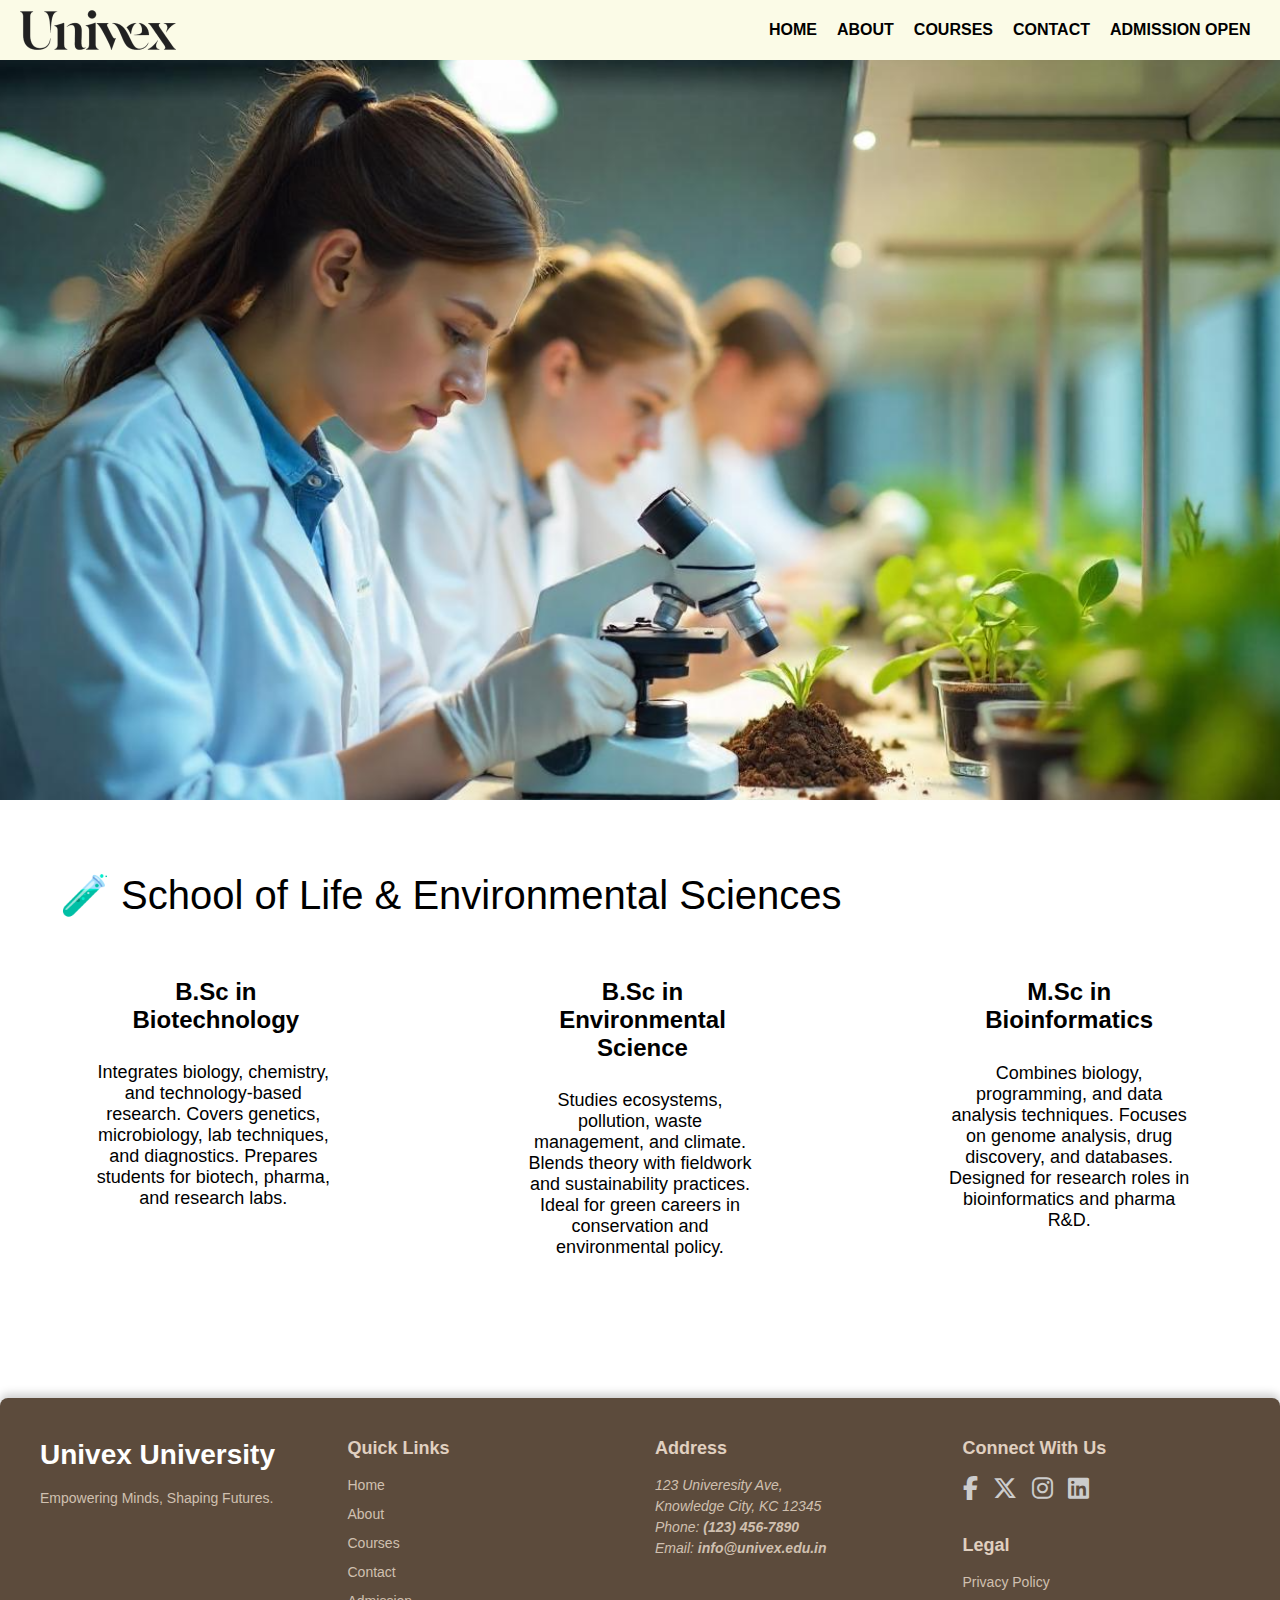
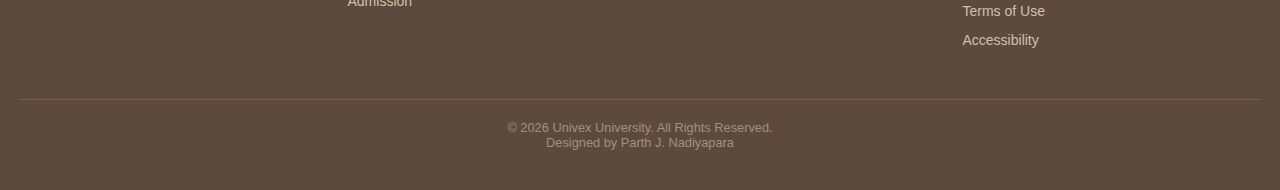
<file: life.html>
<!DOCTYPE html>
<html lang="en">

<head>
    <meta charset="UTF-8">
    <meta name="viewport" content="width=device-width, initial-scale=1.0">
    <title>Univex University</title>
    <link rel="stylesheet" href="https://cdnjs.cloudflare.com/ajax/libs/font-awesome/6.5.1/css/all.min.css">
    <link rel="website icon" type="eps" href="UNIVEX.png">
    

    <style>
        * {
            margin: 0px;
            padding: 0px;
            box-sizing: border-box;
        }

        body {
            font-family: Arial, sans-serif;
        }

        .main {
            display: flex;
            align-items: center;
            justify-content: space-between;
            background-color: rgba(251, 251, 231, 255);
            padding: 10px 20px;
            position: fixed;
            width: 100%;
            z-index: 1000;
        }

        .left img.header-logo {
            height: 40px;
        }

        #menu-toggle {
            display: none;
        }

        .menu-icon {
            display: none;
            font-size: 28px;
        }

        .right nav {
            display: flex;
            gap: 20px;
        }

        .right nav a {
            display: flex;
            text-decoration: none;
            color: black;
            font-weight: bold;
            transition: 0.3s;
        }

        @media (max-width: 768px) {
            .right {
                display: none;
                width: 100%;
                background-color: rgba(251, 251, 231, 255);
                position: absolute;
                top: 70px;
                left: 0;
            }

            .right nav {
                flex-direction: column;
                gap: 10px;
                padding: 10px 20px;
            }

            #menu-toggle:checked~.right {
                display: block;
            }

            .menu-icon {
                display: block;
            }
        }

        #menu-toggle {
            display: none;
        }

        @media (max-width: 768px) {
            .main {
                flex-wrap: wrap;
                justify-content: space-between;
            }

            .right {
                width: 100%;
                display: none;
                margin-top: -11px;
            }
        }

        .left {
            width: 70%;
            /* background-color: brown; */
            display: flex;
            align-items: center;
            gap: 500px;
        }

        nav {
            display: flex;
            gap: 50px;
        }

        .a1 {
            align-items: center;
        }

        .a1:hover {
            color: rgba(179, 144, 110, 255);
        }

        a:hover {
            color: rgba(179, 144, 110, 255);
        }

        .btn {
            width: 150px;
            display: flex;
            align-items: center;
        }

        .btn:hover {
            height: 40px;
            justify-content: center;
            transition: 0.99ms;
            box-shadow: inset 0 -100px 0 0 rgba(179, 144, 110, 255);
            border: 1px solid black;
        }

        .btn:active {
            transform: scale(0.99);
        }

        a {
            color: black;
            text-decoration: none;
            font-family: 'Segoe UI', Tahoma, Geneva, Verdana, sans-serif;
            font-weight: 650;
        }

        .banner {
            width: 100%;
            height: 800px;
            overflow: hidden;
        }

        .banner img {
            width: 100%;
            height: 100%;
            object-fit: cover;
            object-position: center;
            position: relative;
            top: 50px;
        }

        .head {
            margin-left: 60px;
            font-size: 40px;
            font-family: 'Gill Sans', 'Gill Sans MT', Calibri, 'Trebuchet MS', sans-serif;
        }

        .main4 {
            display: flex;
            justify-content: space-around;
        }

        .b7 {
            padding: 20px;
            width: 300px;
            text-align: center;
            border-radius: 16px;
            border: 2px solid transparent;
            background-color: #fff;
            box-shadow: 0 0 0 rgba(0, 0, 0, 0);
            position: relative;
            z-index: 0;
            transition: all 0.5s ease;
        }

        .b7 h2 {
            margin-top: 1px;
            margin-left: 5px;
            padding: 0 0 0 0;
        }

        .b7 p {
            font-family: sans-serif;
            text-align: center;
            font-size: 18px;
            padding: 10px;
        }

        .b7::before {
            content: "";
            position: absolute;
            z-index: -1;
            top: -2px;
            left: -2px;
            right: -2px;
            bottom: -2px;
            background-color: rgba(179, 144, 110, 0.25);
            border-radius: 18px;
            opacity: 0;
            transition: opacity 0.5s ease;
        }

        .b7:hover {
            transform: translateY(-6px);
            box-shadow: 0 6px 18px rgba(179, 144, 110, 0.45);
            border: 2px solid rgba(179, 144, 110, 1);
        }

        .b7:hover::before {
            opacity: 0.5;
        }

        .b8 {
            padding: 20px;
            width: 300px;
            text-align: center;
            border-radius: 16px;
            border: 2px solid transparent;
            background-color: #fff;
            box-shadow: 0 0 0 rgba(0, 0, 0, 0);
            position: relative;
            z-index: 0;
            transition: all 0.5s ease;
        }

        .b8 h2 {
            margin-top: 1px;
            margin-left: 5px;
            padding: 0 0 0 0;
        }

        .b8 p {
            font-family: sans-serif;
            text-align: center;
            font-size: 18px;
            padding: 10px;
        }

        .b8::before {
            content: "";
            position: absolute;
            z-index: -1;
            top: -2px;
            left: -2px;
            right: -2px;
            bottom: -2px;
            background-color: rgba(179, 144, 110, 0.25);
            border-radius: 18px;
            opacity: 0;
            transition: opacity 0.5s ease;
        }

        .b8:hover {
            transform: translateY(-6px);
            box-shadow: 0 6px 18px rgba(179, 144, 110, 0.45);
            border: 2px solid rgba(179, 144, 110, 1);
        }

        .b8:hover::before {
            opacity: 0.5;
        }

        .b9 {
            padding: 20px;
            width: 300px;
            text-align: center;
            border-radius: 16px;
            border: 2px solid transparent;
            background-color: #fff;
            box-shadow: 0 0 0 rgba(0, 0, 0, 0);
            position: relative;
            z-index: 0;
            transition: all 0.5s ease;

        }

        .b9 h2 {
            margin-top: 1px;
            margin-left: 5px;
            padding: 0 0 0 0;
        }

        .b9 p {
            font-family: sans-serif;
            text-align: center;
            font-size: 18px;
            font-weight: normal;
            padding: auto;
        }

        .b9::before {
            content: "";
            position: absolute;
            z-index: -1;
            top: -2px;
            left: -2px;
            right: -2px;
            bottom: -2px;
            background-color: rgba(179, 144, 110, 0.25);
            border-radius: 18px;
            opacity: 0;
            transition: opacity 0.5s ease;
        }

        .b9:hover {
            transform: translateY(-6px);
            box-shadow: 0 6px 18px rgba(179, 144, 110, 0.45);
            border: 2px solid rgba(179, 144, 110, 1);
        }

        .b9:hover::before {
            opacity: 0.5;
        }

        @media (max-width: 768px) {
            .main4 {
                flex-direction: column;
                align-items: center;
                gap: 20px;
            }

            .b7,
            .b8,
            .b9 {
                width: 90%;
                max-width: 350px;
            }

            .banner {
                height: auto;
            }

            .banner img {
                height: auto;
                position: relative;
                top: 55px;
            }

            .head {
                margin-left: 20px;
                margin-right: 20px;
                font-size: 28px;
                text-align: center;
            }
        }

        /* footer css started */

        .footer {
            background-color: #5c4b3c;
            color: #d0c0b0;
            padding: 40px 20px;
            border-top-left-radius: 8px;
            border-top-right-radius: 8px;
            box-shadow: 0 -4px 10px rgba(0, 0, 0, 0.2);
        }

        .footer-container {
            max-width: 1200px;
            margin: 0 auto;
            display: grid;
            grid-template-columns: repeat(auto-fit, minmax(250px, 1fr));
            gap: 30px;
        }

        .footer-section h3 {
            font-size: 1.75rem;
            font-weight: bold;
            margin-bottom: 1rem;
            line-height: 1.2;
            color: #ffffff;
        }

        .footer-section h4 {
            font-size: 1.125rem;
            font-weight: 600px;
            margin-bottom: 1rem;
            color: #e0d0c0;
        }

        .footer-section p,
        .footer-section address,
        .footer-section ul {
            font-size: 0.875rem;
            line-height: 1.5;
            color: #d0c0b0;
        }

        .footer-section ul {
            list-style: none;
            padding: 0;
            margin: 0;
        }

        .footer-section ul li {
            margin-bottom: 8px;
        }

        .footer-section a {
            color: #d0c0b0;
            text-decoration: none;
            transition: color 0.2s ease-in-out;
        }

        .footer-section a:hover {
            color: #ffffff;
            text-decoration: underline;
        }

        .footer-section .social-icons {
            display: flex;
            gap: 15px;
            margin-top: 1rem;
        }

        .footer-section .social-icons a {
            font-size: 1.5rem;
            color: #cccccc;
            transition: color 0.2s ease-in-out;
        }

        .footer-section .social-icons a:hover {
            color: #ffffff;
        }

        .footer-bottom {
            text-align: center;
            margin-top: 40px;
            padding-top: 20px;
            border-top: 1px solid #766050;
            font-size: 0.8rem;
            color: #A09080;
        }

        /* Responsive Adjustments */
        @media (max-width: 768px) {
            .footer-container {
                grid-template-columns: 1fr;
                /* Stack columns on smaller screens */
                text-align: center;
                /* Center align text */
            }

            .footer-section h3,
            .footer-section h4 {
                text-align: center;
                /* Center align headings */
            }

            .footer-section ul,
            .footer-section address {
                padding-left: 0;
            }

            .footer-section .social-icons {
                justify-content: center;
                /* Center social icons */
            }
        }
    </style>
</head>

<body>

    <div class="main">
        <div class="left">
            <img src="logo.png" style="height: 40px; " alt="image not available">
        </div>
        <input type="checkbox" id="menu-toggle" />
        <label for="menu-toggle" class="menu-icon">&#9776;</label>

        <div class="right">
            <nav>
                <a href="index.html" style="transition: 0.3s;" class="a1">HOME</a>
                <a href="about.html" style="transition: 0.3s;" class="a1">ABOUT</a>
                <a href="courses.html" style="transition: 0.3s;" class="a1">COURSES</a>
                <a href="contact.html" style="transition: 0.3s;" class="a1">CONTACT</a>
                <div class="btn">
                    <a href="admission.html" style="color: black">ADMISSION OPEN</a>
                </div>
            </nav>
        </div>
    </div>
    <div class="banner">
        <img src="love.png" alt="">
    </div><br><br><br><br>

    <div class="head">
        🧪 School of Life & Environmental Sciences
    </div><br><br>
    <div class="main4">
        <div class="b7">
            <h2>B.Sc in Biotechnology</h2><br>
            <p>Integrates biology, chemistry, and technology-based research.
                Covers genetics, microbiology, lab techniques, and diagnostics.
                Prepares students for biotech, pharma, and research labs.</p>
        </div>
        <div class="b8">
            <h2> B.Sc in Environmental Science</h2><br>
            <p>Studies ecosystems, pollution, waste management, and climate.
                Blends theory with fieldwork and sustainability practices.
                Ideal for green careers in conservation and environmental policy.</p>
        </div>
        <div class="b9">
            <h2>M.Sc in Bioinformatics<h2><br>
                    <p>Combines biology, programming, and data analysis techniques.
                        Focuses on genome analysis, drug discovery, and databases.
                        Designed for research roles in bioinformatics and pharma R&D.</p>
        </div>
    </div><br><br><br><br><br><br>

    <!-- Footer start -->

    <footer class="footer">
        <div class="footer-container">

            <div class="footer-section">
                <h3>Univex University</h3>
                <p>Empowering Minds, Shaping Futures.</p>
            </div>

            <div class="footer-section">
                <h4>Quick Links</h4>
                <ul>
                    <li><a href="index.html"></a>Home</li>
                    <li><a href="about.html"></a>About</li>
                    <li><a href="courses.html"></a>Courses</li>
                    <li><a href="contact.html"></a>Contact</li>
                    <li><a href="admission.html"></a>Admission</li>
                </ul>
            </div>

            <div class="footer-section">
                <h4>Address</h4>
                <address>
                    123 Univeresity Ave,<br>
                    Knowledge City, KC 12345<br>
                    Phone: <a href="#">(123) 456-7890</a><br>
                    Email: <a href="#">info@univex.edu.in</a>
                </address>
            </div>
            <!-- Connect & legal -->
            <div class="footer-section">
                <h4>Connect With Us</h4>
                <div class="social-icons">
                    <a href="#" aria-label="Facebook"><i class="fab fa-facebook-f"></i></a>
                    <a href="#" aria-label="X"><i class="fa-brands fa-x-twitter"></i></i></a>
                    <a href="#" aria-label="Instagram"><i class="fab fa-instagram"></i></a>
                    <a href="#" aria-label="LinkedIn"><i class="fa-brands fa-linkedin"></i></i></a>
                </div>
                <h4 class="footer-legal-heading" style="margin-top: 2rem;">Legal</h4>
                <ul>
                    <li><a href="#"></a>Privacy Policy</li>
                    <li><a href="#"></a>Terms of Use</li>
                    <li><a href="#"></a>Accessibility</li>
                </ul>
            </div>
        </div>

        <div class="footer-bottom">
            &copy; <span id="current-year"></span> Univex University. All Rights Reserved. <br>Designed by Parth J.
            Nadiyapara
        </div>

    </footer>

    <script>
        document.getElementById('current-year').textContent = new Date().getFullYear();
    </script>
</body>

</html>
</file>
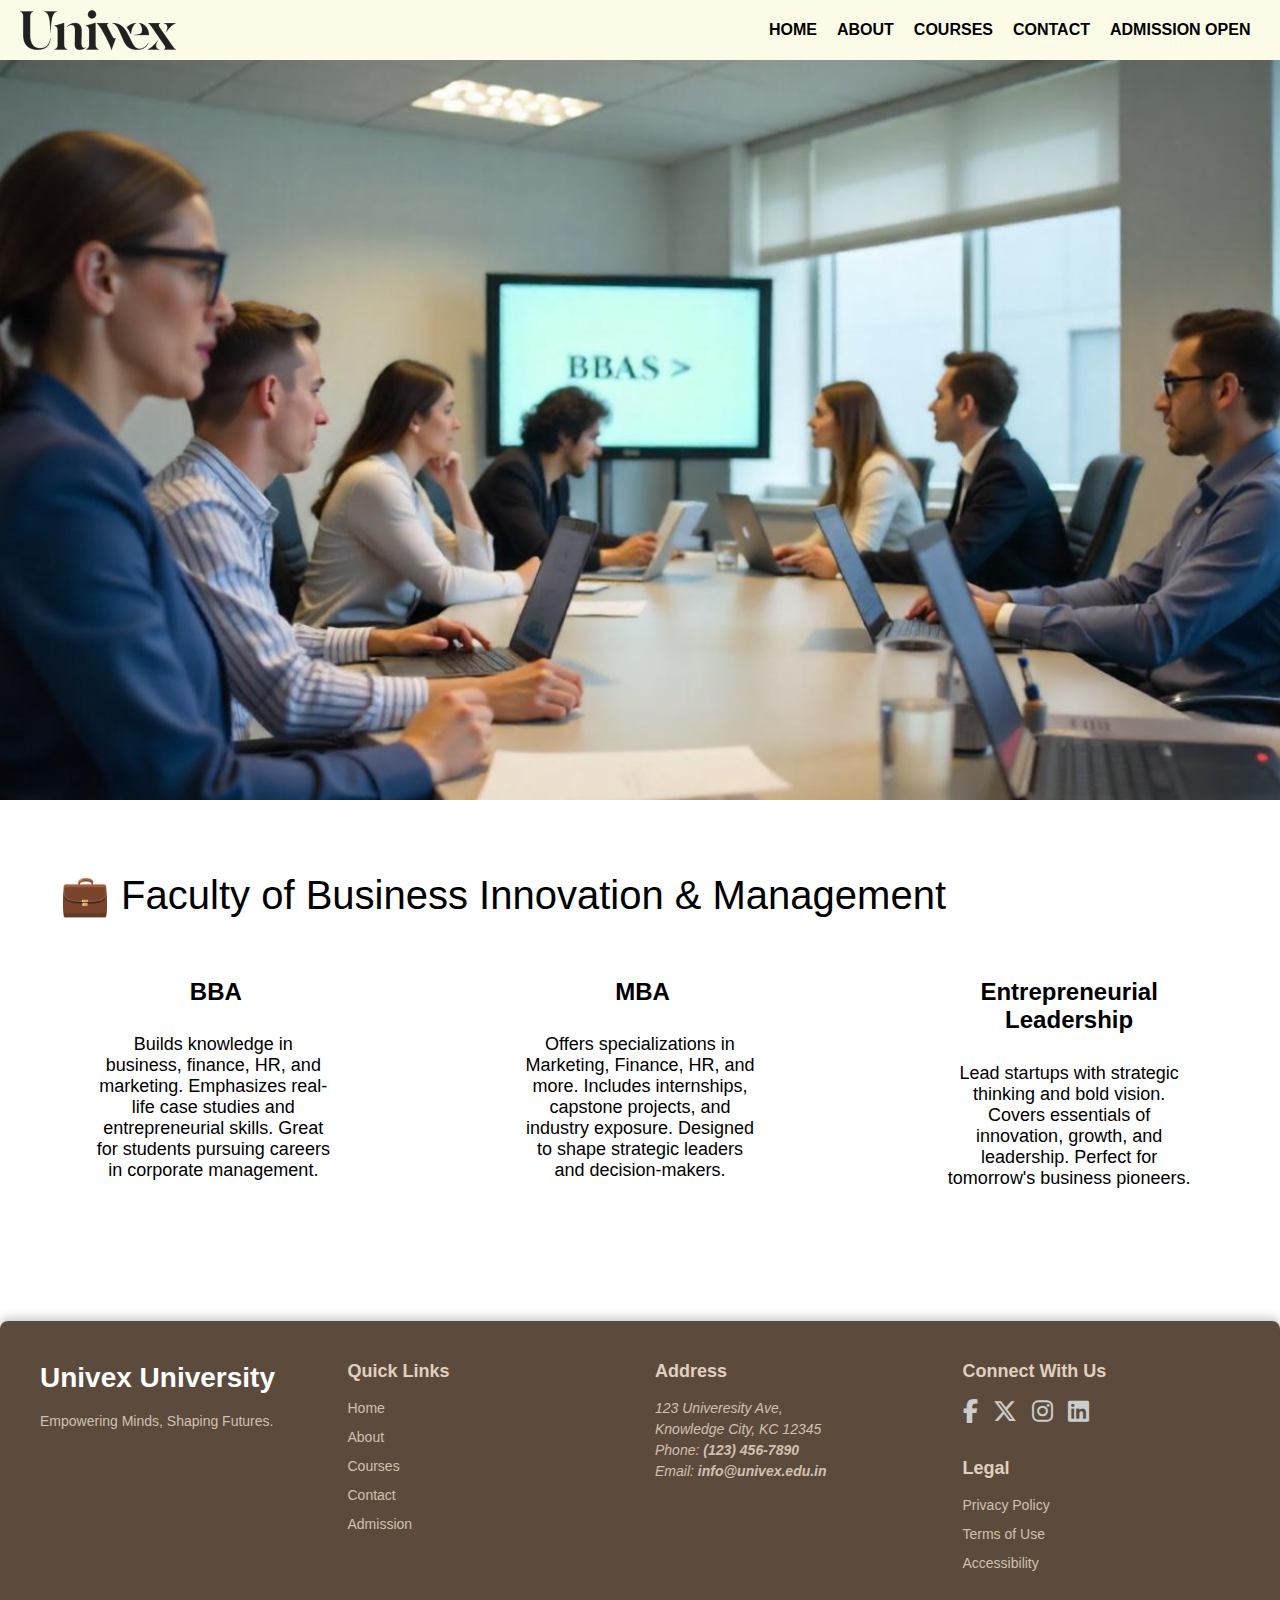
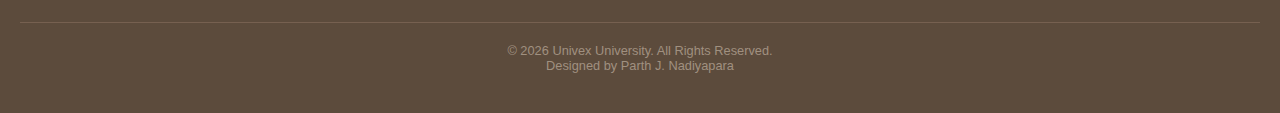
<file: management.html>
<!DOCTYPE html>
<html lang="en">

<head>
    <meta charset="UTF-8">
    <meta name="viewport" content="width=device-width, initial-scale=1.0">
    <title>Univex University</title>
    <link rel="stylesheet" href="https://cdnjs.cloudflare.com/ajax/libs/font-awesome/6.5.1/css/all.min.css">
    <link rel="website icon" type="eps" href="UNIVEX.png">

    <style>
        * {
            margin: 0px;
            padding: 0px;
            box-sizing: border-box;
        }

        body {
            font-family: Arial, sans-serif;
        }

        .main {
            display: flex;
            align-items: center;
            justify-content: space-between;
            background-color: rgba(251, 251, 231, 255);
            padding: 10px 20px;
            position: fixed;
            width: 100%;
            z-index: 1000;
        }

        .left img.header-logo {
            height: 40px;
        }

        #menu-toggle {
            display: none;
        }

        .menu-icon {
            display: none;
            font-size: 28px;
        }

        .right nav {
            display: flex;
            gap: 20px;
        }

        .right nav a {
            display: flex;
            text-decoration: none;
            color: black;
            font-weight: bold;
            transition: 0.3s;
        }

        @media (max-width: 768px) {
            .right {
                display: none;
                width: 100%;
                background-color: rgba(251, 251, 231, 255);
                position: absolute;
                top: 70px;
                left: 0;
            }

            .right nav {
                flex-direction: column;
                gap: 10px;
                padding: 10px 20px;
            }

            #menu-toggle:checked~.right {
                display: block;
            }

            .menu-icon {
                display: block;
            }
        }

        #menu-toggle {
            display: none;
        }

        @media (max-width: 768px) {
            .main {
                flex-wrap: wrap;
                justify-content: space-between;
            }

            .right {
                width: 100%;
                display: none;
                margin-top: -11px;
            }
        }

        .left {
            width: 70%;
            /* background-color: brown; */
            display: flex;
            align-items: center;
            gap: 500px;
        }

        nav {
            display: flex;
            gap: 50px;
        }

        .a1 {
            align-items: center;
        }

        .a1:hover {
            color: rgba(179, 144, 110, 255);
        }

        a:hover {
            color: rgba(179, 144, 110, 255);
        }

        .btn {
            width: 150px;
            display: flex;
            align-items: center;
        }

        .btn:hover {
            height: 40px;
            justify-content: center;
            transition: 0.99ms;
            box-shadow: inset 0 -100px 0 0 rgba(179, 144, 110, 255);
            border: 1px solid black;
        }

        .btn:active {
            transform: scale(0.99);
        }

        a {
            color: black;
            text-decoration: none;
            font-family: 'Segoe UI', Tahoma, Geneva, Verdana, sans-serif;
            font-weight: 650;
        }

        .banner {
            width: 100%;
            height: 800px;
            overflow: hidden;
        }

        .banner img {
            width: 100%;
            height: 100%;
            object-fit: cover;
            object-position: center;
            position: relative;
            top: 55px;
        }

        .head {
            margin-left: 60px;
            font-size: 40px;
            font-family: 'Gill Sans', 'Gill Sans MT', Calibri, 'Trebuchet MS', sans-serif;
        }

        .main3 {
            display: flex;
            justify-content: space-around;
        }

        .b4 {
            padding: 20px;
            width: 300px;
            text-align: center;
            border-radius: 16px;
            border: 2px solid transparent;
            background-color: #fff;
            box-shadow: 0 0 0 rgba(0, 0, 0, 0);
            position: relative;
            z-index: 0;
            transition: all 0.5s ease;
        }

        .b4 h2 {
            margin-top: 1px;
            margin-left: 5px;
            padding: 0 0 0 0;
        }

        .b4 p {
            font-family: sans-serif;
            text-align: center;
            font-size: 18px;
            padding: 10px;
        }

        .b4::before {
            content: "";
            position: absolute;
            z-index: -1;
            top: -2px;
            left: -2px;
            right: -2px;
            bottom: -2px;
            background-color: rgba(179, 144, 110, 0.25);
            border-radius: 18px;
            opacity: 0;
            transition: opacity 0.5s ease;
        }

        .b4:hover {
            transform: translateY(-6px);
            box-shadow: 0 6px 18px rgba(179, 144, 110, 0.45);
            border: 2px solid rgba(179, 144, 110, 1);
        }

        .b4:hover::before {
            opacity: 0.5;
        }

        .b5 {
            padding: 20px;
            width: 300px;
            text-align: center;
            border-radius: 16px;
            border: 2px solid transparent;
            background-color: #fff;
            box-shadow: 0 0 0 rgba(0, 0, 0, 0);
            position: relative;
            z-index: 0;
            transition: all 0.5s ease;

        }

        .b5 h2 {
            margin-top: 1px;
            margin-left: 5px;
            padding: 0 0 0 0;
        }

        .b5 p {
            font-family: sans-serif;
            text-align: center;
            font-size: 18px;
            padding: 10px;
        }

        .b5::before {
            content: "";
            position: absolute;
            z-index: -1;
            top: -2px;
            left: -2px;
            right: -2px;
            bottom: -2px;
            background-color: rgba(179, 144, 110, 0.25);
            border-radius: 18px;
            opacity: 0;
            transition: opacity 0.5s ease;
        }

        .b5:hover {
            transform: translateY(-6px);
            box-shadow: 0 6px 18px rgba(179, 144, 110, 0.45);
            border: 2px solid rgba(179, 144, 110, 1);
        }

        .b5:hover::before {
            opacity: 0.5;
        }

        .b6 {
            padding: 20px;
            width: 300px;
            text-align: center;
            border-radius: 16px;
            border: 2px solid transparent;
            background-color: #fff;
            box-shadow: 0 0 0 rgba(0, 0, 0, 0);
            position: relative;
            z-index: 0;
            transition: all 0.5s ease;

        }

        .b6 h2 {
            margin-top: 1px;
            margin-left: 5px;
            padding: 0 0 0 0;
        }

        .b6 p {
            font-family: sans-serif;
            text-align: center;
            font-size: 18px;
            font-weight: normal;
            padding: auto;
        }

        .b6::before {
            content: "";
            position: absolute;
            z-index: -1;
            top: -2px;
            left: -2px;
            right: -2px;
            bottom: -2px;
            background-color: rgba(179, 144, 110, 0.25);
            border-radius: 18px;
            opacity: 0;
            transition: opacity 0.5s ease;
        }

        .b6:hover {
            transform: translateY(-6px);
            box-shadow: 0 6px 18px rgba(179, 144, 110, 0.45);
            border: 2px solid rgba(179, 144, 110, 1);
        }

        .b6:hover::before {
            opacity: 0.5;
        }

        @media (max-width: 768px) {
            .main3 {
                flex-direction: column;
                align-items: center;
                gap: 20px;
            }

            .b4,
            .b5,
            .b6 {
                width: 90%;
                max-width: 350px;
            }

            .banner {
                height: auto;
            }

            .banner img {
                height: auto;
                position: relative;
                top: 50px;
            }

            .head {
                margin-left: 20px;
                margin-right: 20px;
                font-size: 28px;
                text-align: center;
            }
        }

        /* footer css started */

        .footer {
            background-color: #5c4b3c;
            color: #d0c0b0;
            padding: 40px 20px;
            border-top-left-radius: 8px;
            border-top-right-radius: 8px;
            box-shadow: 0 -4px 10px rgba(0, 0, 0, 0.2);
        }

        .footer-container {
            max-width: 1200px;
            margin: 0 auto;
            display: grid;
            grid-template-columns: repeat(auto-fit, minmax(250px, 1fr));
            gap: 30px;
        }

        .footer-section h3 {
            font-size: 1.75rem;
            font-weight: bold;
            margin-bottom: 1rem;
            line-height: 1.2;
            color: #ffffff;
        }

        .footer-section h4 {
            font-size: 1.125rem;
            font-weight: 600px;
            margin-bottom: 1rem;
            color: #e0d0c0;
        }

        .footer-section p,
        .footer-section address,
        .footer-section ul {
            font-size: 0.875rem;
            line-height: 1.5;
            color: #d0c0b0;
        }

        .footer-section ul {
            list-style: none;
            padding: 0;
            margin: 0;
        }

        .footer-section ul li {
            margin-bottom: 8px;
        }

        .footer-section a {
            color: #d0c0b0;
            text-decoration: none;
            transition: color 0.2s ease-in-out;
        }

        .footer-section a:hover {
            color: #ffffff;
            text-decoration: underline;
        }

        .footer-section .social-icons {
            display: flex;
            gap: 15px;
            margin-top: 1rem;
        }

        .footer-section .social-icons a {
            font-size: 1.5rem;
            color: #cccccc;
            transition: color 0.2s ease-in-out;
        }

        .footer-section .social-icons a:hover {
            color: #ffffff;
        }

        .footer-bottom {
            text-align: center;
            margin-top: 40px;
            padding-top: 20px;
            border-top: 1px solid #766050;
            font-size: 0.8rem;
            color: #A09080;
        }

        /* Responsive Adjustments */
        @media (max-width: 768px) {
            .footer-container {
                grid-template-columns: 1fr;
                /* Stack columns on smaller screens */
                text-align: center;
                /* Center align text */
            }

            .footer-section h3,
            .footer-section h4 {
                text-align: center;
                /* Center align headings */
            }

            .footer-section ul,
            .footer-section address {
                padding-left: 0;
            }

            .footer-section .social-icons {
                justify-content: center;
                /* Center social icons */
            }
        }
    </style>
</head>

<body>

    <div class="main">
        <div class="left">
            <img src="logo.png" style="height: 40px; " alt="image not available">
        </div>
        <input type="checkbox" id="menu-toggle" />
        <label for="menu-toggle" class="menu-icon">&#9776;</label>

        <div class="right">
            <nav>
                <a href="index.html" style="transition: 0.3s;" class="a1">HOME</a>
                <a href="about.html" style="transition: 0.3s;" class="a1">ABOUT</a>
                <a href="courses.html" style="transition: 0.3s;" class="a1">COURSES</a>
                <a href="contact.html" style="transition: 0.3s;" class="a1">CONTACT</a>
                <div class="btn">
                    <a href="admission.html" style="color: black">ADMISSION OPEN</a>
                </div>
            </nav>
        </div>
    </div>
    <div class="banner">
        <img src="management.png" alt="img not available">
    </div><br><br><br><br>
    <div class="head">
        💼 Faculty of Business Innovation & Management
    </div><br><br>
    <div class="main3">
        <div class="b4">
            <h2>BBA</h2><br>
            <p>Builds knowledge in business, finance, HR, and marketing.
                Emphasizes real-life case studies and entrepreneurial skills.
                Great for students pursuing careers in corporate management.</p>
        </div>
        <div class="b5">
            <h2>MBA</h2><br>
            <p>Offers specializations in Marketing, Finance, HR, and more.
                Includes internships, capstone projects, and industry exposure.
                Designed to shape strategic leaders and decision-makers.</p>
        </div>
        <div class="b6">
            <h2>Entrepreneurial Leadership<h2><br>
                    <p>Lead startups with strategic thinking and bold vision.
                        Covers essentials of innovation, growth, and leadership.
                        Perfect for tomorrow's business pioneers.</p>
        </div>
    </div><br><br><br><br><br><br>

    <!-- Footer start -->

    <footer class="footer">
        <div class="footer-container">

            <div class="footer-section">
                <h3>Univex University</h3>
                <p>Empowering Minds, Shaping Futures.</p>
            </div>

            <div class="footer-section">
                <h4>Quick Links</h4>
                <ul>
                    <li><a href="index.html"></a>Home</li>
                    <li><a href="about.html"></a>About</li>
                    <li><a href="courses.html"></a>Courses</li>
                    <li><a href="contact.html"></a>Contact</li>
                    <li><a href="admission.html"></a>Admission</li>
                </ul>
            </div>

            <div class="footer-section">
                <h4>Address</h4>
                <address>
                    123 Univeresity Ave,<br>
                    Knowledge City, KC 12345<br>
                    Phone: <a href="#">(123) 456-7890</a><br>
                    Email: <a href="#">info@univex.edu.in</a>
                </address>
            </div>
            <!-- Connect & legal -->
            <div class="footer-section">
                <h4>Connect With Us</h4>
                <div class="social-icons">
                    <a href="#" aria-label="Facebook"><i class="fab fa-facebook-f"></i></a>
                    <a href="#" aria-label="X"><i class="fa-brands fa-x-twitter"></i></i></a>
                    <a href="#" aria-label="Instagram"><i class="fab fa-instagram"></i></a>
                    <a href="#" aria-label="LinkedIn"><i class="fa-brands fa-linkedin"></i></i></a>
                </div>
                <h4 class="footer-legal-heading" style="margin-top: 2rem;">Legal</h4>
                <ul>
                    <li><a href="#"></a>Privacy Policy</li>
                    <li><a href="#"></a>Terms of Use</li>
                    <li><a href="#"></a>Accessibility</li>
                </ul>
            </div>
        </div>

        <div class="footer-bottom">
            &copy; <span id="current-year"></span> Univex University. All Rights Reserved. <br>Designed by Parth J.
            Nadiyapara
        </div>

    </footer>

    <script>
        document.getElementById('current-year').textContent = new Date().getFullYear();
    </script>
</body>

</html>
</file>
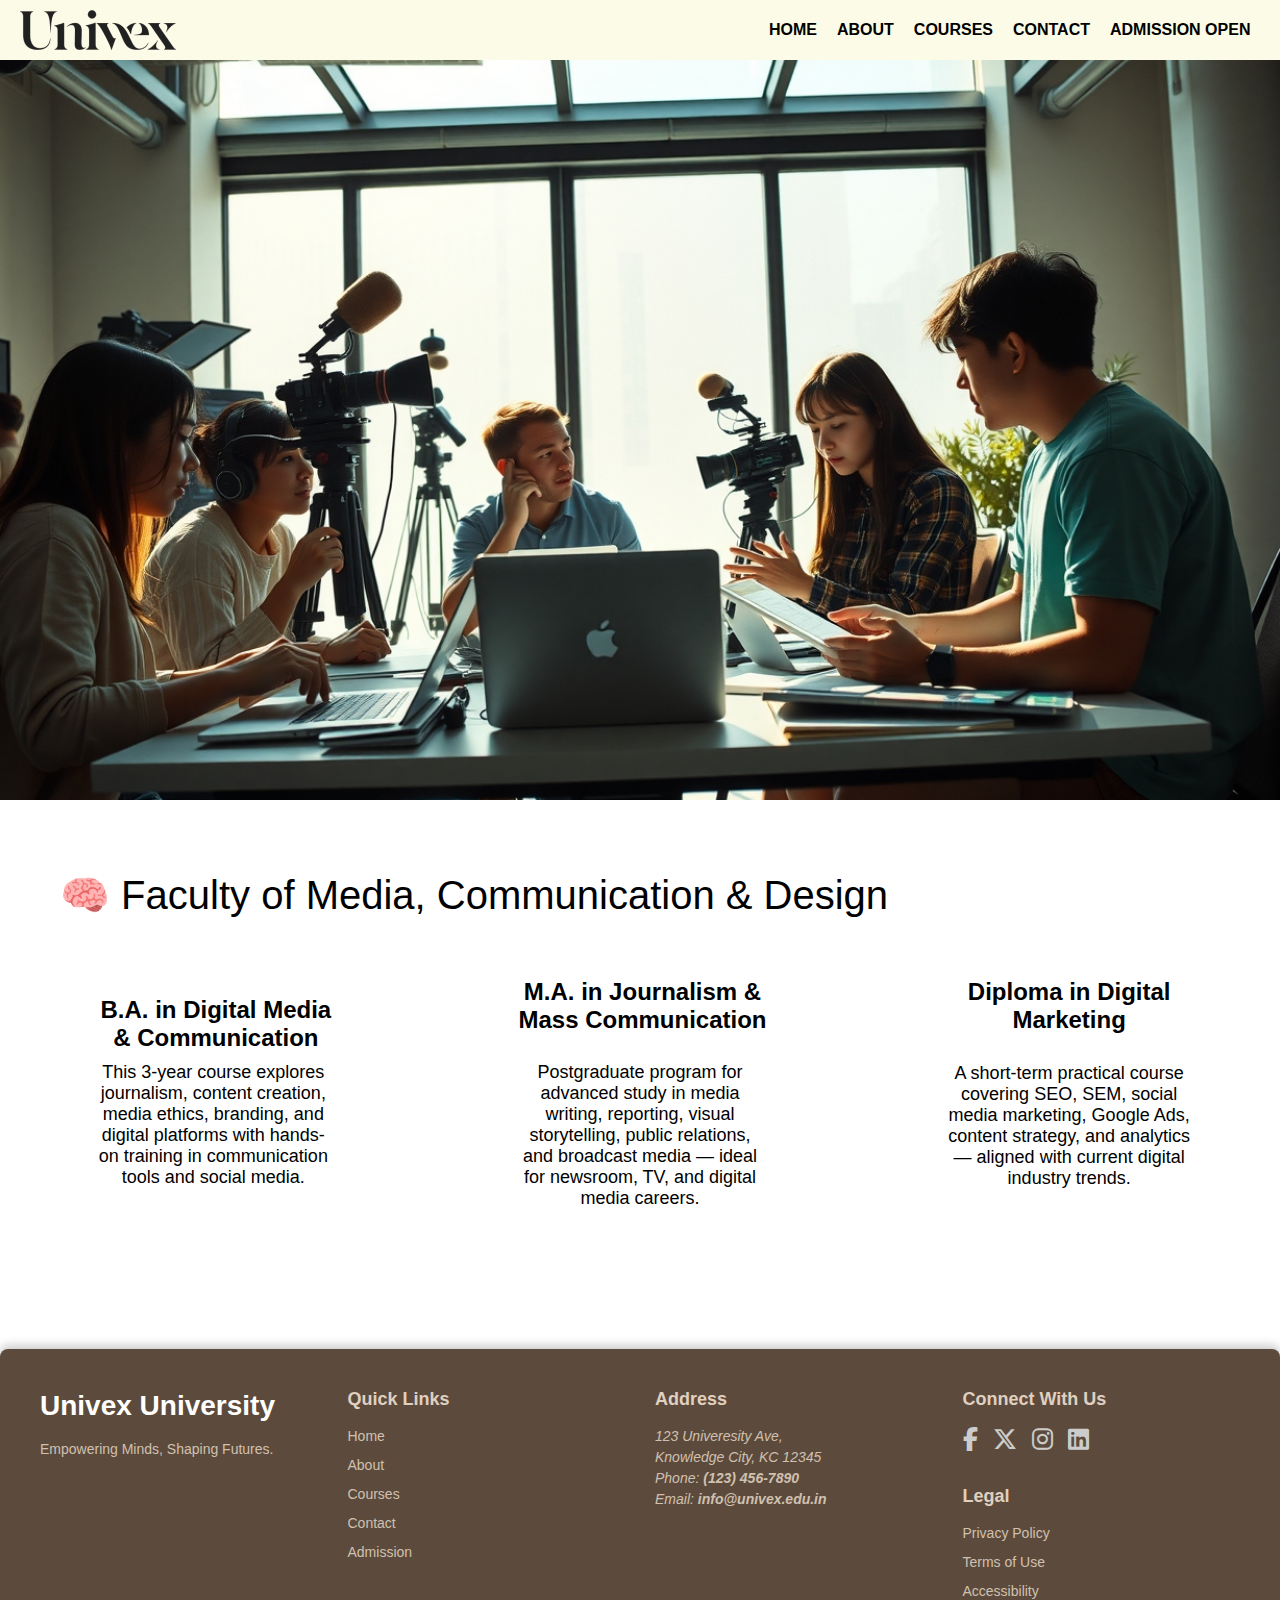
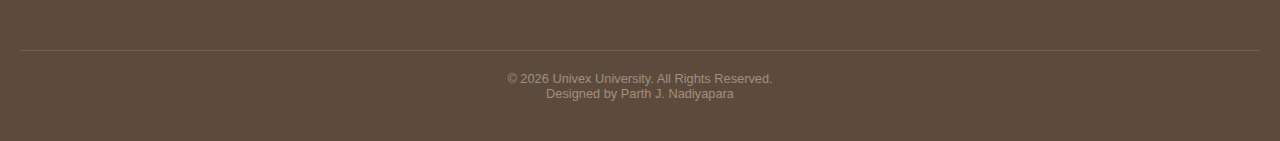
<file: media-design.html>
<!DOCTYPE html>
<html lang="en">

<head>
    <meta charset="UTF-8">
    <meta name="viewport" content="width=device-width, initial-scale=1.0">
    <title>Univex University</title>
    <link rel="stylesheet" href="https://cdnjs.cloudflare.com/ajax/libs/font-awesome/6.5.1/css/all.min.css">
    <link rel="website icon" type="eps" href="UNIVEX.png">

    <style>
        * {
            margin: 0px;
            padding: 0px;
            box-sizing: border-box;
        }

        body {
            font-family: Arial, sans-serif;
        }

        .main {
            display: flex;
            align-items: center;
            justify-content: space-between;
            background-color: rgba(251, 251, 231, 255);
            padding: 10px 20px;
            position: fixed;
            width: 100%;
            z-index: 1000;
        }

        .left img.header-logo {
            height: 40px;
        }

        #menu-toggle {
            display: none;
        }

        .menu-icon {
            display: none;
            font-size: 28px;
        }

        .right nav {
            display: flex;
            gap: 20px;
        }

        .right nav a {
            display: flex;
            text-decoration: none;
            color: black;
            font-weight: bold;
            transition: 0.3s;
        }

        @media (max-width: 768px) {
            .right {
                display: none;
                width: 100%;
                background-color: rgba(251, 251, 231, 255);
                position: absolute;
                top: 70px;
                left: 0;
            }

            .right nav {
                flex-direction: column;
                gap: 10px;
                padding: 10px 20px;
            }

            #menu-toggle:checked~.right {
                display: block;
            }

            .menu-icon {
                display: block;
            }
        }

        #menu-toggle {
            display: none;
        }

        @media (max-width: 768px) {
            .main {
                flex-wrap: wrap;
                justify-content: space-between;
            }

            .right {
                width: 100%;
                display: none;
                margin-top: -11px;
            }
        }

        .left {
            width: 70%;
            /* background-color: brown; */
            display: flex;
            align-items: center;
            gap: 500px;
        }

        nav {
            display: flex;
            gap: 50px;
        }
        .a1 {
            align-items: center;
        }
        .a1:hover {
            color: rgba(179, 144, 110, 255);
        }
        a:hover {
            color: rgba(179, 144, 110, 255);
        }

        .btn {
            width: 150px;
            display: flex;
            align-items: center;
        }
        
        .btn:hover {
            height: 40px;
            justify-content: center;
            transition: 0.99ms;
            box-shadow: inset 0 -100px 0 0 rgba(179, 144, 110, 255);
            border: 1px solid black;
        }

        .btn:active {
            transform: scale(0.99);
        }

        a {
            color: black;
            text-decoration: none;
            font-family: 'Segoe UI', Tahoma, Geneva, Verdana, sans-serif;
            font-weight: 650;
        }

        .banner {
            width: 100%;
            height: 800px;
            overflow: hidden;
        }

        .banner img {
            width: 100%;
            height: 100%;
            object-fit: cover;
            object-position: center;
            position: relative;
            top: 50px;
        }

        .head {
            margin-left: 60px;
            font-size: 40px;
            font-family: 'Gill Sans', 'Gill Sans MT', Calibri, 'Trebuchet MS', sans-serif;
        }

        .main5 {
            display: flex;
            justify-content: space-around;
        }

        .b10 {
            padding: 20px;
            width: 300px;
            text-align: center;
            border-radius: 16px;
            border: 2px solid transparent;
            background-color: #fff;
            box-shadow: 0 0 0 rgba(0, 0, 0, 0);
            position: relative;
            z-index: 0;
            transition: all 0.5s ease;
        }

        .b10 h2 {
            margin-top: 1px;
            margin-left: 5px;
            padding: 0 0 0 0;
        }

        .b10 p {
            font-family: sans-serif;
            text-align: center;
            font-size: 18px;
            padding: 10px;
        }

        .b10::before {
            content: "";
            position: absolute;
            z-index: -1;
            top: -2px;
            left: -2px;
            right: -2px;
            bottom: -2px;
            background-color: rgba(179, 144, 110, 0.25);
            border-radius: 18px;
            opacity: 0;
            transition: opacity 0.5s ease;
        }

        .b10:hover {
            transform: translateY(-6px);
            box-shadow: 0 6px 18px rgba(179, 144, 110, 0.45);
            border: 2px solid rgba(179, 144, 110, 1);
        }

        .b10:hover::before {
            opacity: 0.5;
        }

        .b11 {
            padding: 20px;
            width: 300px;
            text-align: center;
            border-radius: 16px;
            border: 2px solid transparent;
            background-color: #fff;
            box-shadow: 0 0 0 rgba(0, 0, 0, 0);
            position: relative;
            z-index: 0;
            transition: all 0.5s ease;
        }

        .b11 h2 {
            margin-top: 1px;
            margin-left: 5px;
            padding: 0 0 0 0;
        }

        .b11 p {
            font-family: sans-serif;
            text-align: center;
            font-size: 18px;
            padding: 10px;
        }

        .b11::before {
            content: "";
            position: absolute;
            z-index: -1;
            top: -2px;
            left: -2px;
            right: -2px;
            bottom: -2px;
            background-color: rgba(179, 144, 110, 0.25);
            border-radius: 18px;
            opacity: 0;
            transition: opacity 0.5s ease;
        }

        .b11:hover {
            transform: translateY(-6px);
            box-shadow: 0 6px 18px rgba(179, 144, 110, 0.45);
            border: 2px solid rgba(179, 144, 110, 1);
        }

        .b11:hover::before {
            opacity: 0.5;
        }


        .b12 {
            padding: 20px;
            width: 300px;
            text-align: center;
            border-radius: 16px;
            border: 2px solid transparent;
            background-color: #fff;
            box-shadow: 0 0 0 rgba(0, 0, 0, 0);
            position: relative;
            z-index: 0;
            transition: all 0.5s ease;

        }

        .b12 h2 {
            margin-top: 1px;
            margin-left: 5px;
            padding: 0 0 0 0;
        }

        .b12 p {
            font-family: sans-serif;
            text-align: center;
            font-size: 18px;
            font-weight: normal;
            padding: auto;
        }

        .b12::before {
            content: "";
            position: absolute;
            z-index: -1;
            top: -2px;
            left: -2px;
            right: -2px;
            bottom: -2px;
            background-color: rgba(179, 144, 110, 0.25);
            border-radius: 18px;
            opacity: 0;
            transition: opacity 0.5s ease;
        }

        .b12:hover {
            transform: translateY(-6px);
            box-shadow: 0 6px 18px rgba(179, 144, 110, 0.45);
            border: 2px solid rgba(179, 144, 110, 1);
        }

        .b12:hover::before {
            opacity: 0.5;
        }

        @media (max-width: 768px) {
            .main5 {
                flex-direction: column;
                align-items: center;
                gap: 20px;
            }
            .b10, .b11, .b12 {
                width: 90%;
                max-width: 350px;
            }
            .banner {
                height: auto;
            }
            .banner img {
                height: auto;
                position: relative;
                top: 50px;
            }
            .head {
                margin-left: 20px;
                margin-right: 20px;
                font-size: 28px;
                text-align: center;
            }
        }
        /* footer css started */

        .footer {
            background-color: #5c4b3c;
            color: #d0c0b0;
            padding: 40px 20px;
            border-top-left-radius: 8px;
            border-top-right-radius: 8px;
            box-shadow: 0 -4px 10px rgba(0, 0, 0, 0.2);
        }

        .footer-container {
            max-width: 1200px;
            margin: 0 auto;
            display: grid;
            grid-template-columns: repeat(auto-fit, minmax(250px, 1fr));
            gap: 30px;
        }

        .footer-section h3 {
            font-size: 1.75rem;
            font-weight: bold;
            margin-bottom: 1rem;
            line-height: 1.2;
            color: #ffffff;
        }

        .footer-section h4 {
            font-size: 1.125rem;
            font-weight: 600px;
            margin-bottom: 1rem;
            color: #e0d0c0;
        }

        .footer-section p,
        .footer-section address,
        .footer-section ul {
            font-size: 0.875rem;
            line-height: 1.5;
            color: #d0c0b0;
        }

        .footer-section ul {
            list-style: none;
            padding: 0;
            margin: 0;
        }

        .footer-section ul li {
            margin-bottom: 8px;
        }

        .footer-section a {
            color: #d0c0b0;
            text-decoration: none;
            transition: color 0.2s ease-in-out;
        }

        .footer-section a:hover {
            color: #ffffff;
            text-decoration: underline;
        }

        .footer-section .social-icons {
            display: flex;
            gap: 15px;
            margin-top: 1rem;
        }

        .footer-section .social-icons a {
            font-size: 1.5rem;
            color: #cccccc;
            transition: color 0.2s ease-in-out;
        }

        .footer-section .social-icons a:hover {
            color: #ffffff;
        }

        .footer-bottom {
            text-align: center;
            margin-top: 40px;
            padding-top: 20px;
            border-top: 1px solid #766050;
            font-size: 0.8rem;
            color: #A09080;
        }

        /* Responsive Adjustments */
        @media (max-width: 768px) {
            .footer-container {
                grid-template-columns: 1fr;
                /* Stack columns on smaller screens */
                text-align: center;
                /* Center align text */
            }

            .footer-section h3,
            .footer-section h4 {
                text-align: center;
                /* Center align headings */
            }

            .footer-section ul,
            .footer-section address {
                padding-left: 0;
            }

            .footer-section .social-icons {
                justify-content: center;
                /* Center social icons */
            }
        }
    </style>
</head>

<body>

    <div class="main">
        <div class="left">
            <img src="logo.png" style="height: 40px; " alt="image not available">
        </div>

        <input type="checkbox" id="menu-toggle" />
        <label for="menu-toggle" class="menu-icon">&#9776;</label>

        <div class="right">
            <nav>
                <a href="index.html" style="transition: 0.3s;" class="a1">HOME</a>
                <a href="about.html" style="transition: 0.3s;" class="a1">ABOUT</a>
                <a href="courses.html" style="transition: 0.3s;" class="a1">COURSES</a>
                <a href="contact.html" style="transition: 0.3s;" class="a1">CONTACT</a>
                <div class="btn">
                    <a href="admission.html" style="color: black">ADMISSION OPEN</a>
                </div>
            </nav>
        </div>
    </div>
    <div class="banner">
        <img src="media.png" alt="img not available">
    </div><br><br><br><br>

    <div class="head">
        🧠 Faculty of Media, Communication & Design
    </div><br><br>
    <div class="main5">
        <div class="b10"><br>
            <h2>B.A. in Digital Media & Communication</h2>
            <p>This 3-year course explores journalism, content creation, media ethics, branding, and digital platforms
                with hands-on training in communication tools and social media.</p>
        </div>
        <div class="b11">
            <h2> M.A. in Journalism & Mass Communication</h2><br>
            <p>Postgraduate program for advanced study in media writing, reporting, visual storytelling, public
                relations, and broadcast media — ideal for newsroom, TV, and digital media careers.</p>
        </div>
        <div class="b12">
            <h2>Diploma in Digital Marketing<h2><br>
                    <p>A short-term practical course covering SEO, SEM, social media marketing, Google Ads, content
                        strategy, and analytics — aligned with current digital industry trends.</p>
        </div>
    </div><br><br><br><br><br><br>

    <!-- Footer start -->

    <footer class="footer">
        <div class="footer-container">

            <div class="footer-section">
                <h3>Univex University</h3>
                <p>Empowering Minds, Shaping Futures.</p>
            </div>

            <div class="footer-section">
                <h4>Quick Links</h4>
                <ul>
                    <li><a href="index.html"></a>Home</li>
                    <li><a href="about.html"></a>About</li>
                    <li><a href="courses.html"></a>Courses</li>
                    <li><a href="contact.html"></a>Contact</li>
                    <li><a href="admission.html"></a>Admission</li>
                </ul>
            </div>

            <div class="footer-section">
                <h4>Address</h4>
                <address>
                    123 Univeresity Ave,<br>
                    Knowledge City, KC 12345<br>
                    Phone: <a href="#">(123) 456-7890</a><br>
                    Email: <a href="#">info@univex.edu.in</a>
                </address>
            </div>
            <!-- Connect & legal -->
            <div class="footer-section">
                <h4>Connect With Us</h4>
                <div class="social-icons">
                    <a href="#" aria-label="Facebook"><i class="fab fa-facebook-f"></i></a>
                    <a href="#" aria-label="X"><i class="fa-brands fa-x-twitter"></i></i></a>
                    <a href="#" aria-label="Instagram"><i class="fab fa-instagram"></i></a>
                    <a href="#" aria-label="LinkedIn"><i class="fa-brands fa-linkedin"></i></i></a>
                </div>
                <h4 class="footer-legal-heading" style="margin-top: 2rem;">Legal</h4>
                <ul>
                    <li><a href="#"></a>Privacy Policy</li>
                    <li><a href="#"></a>Terms of Use</li>
                    <li><a href="#"></a>Accessibility</li>
                </ul>
            </div>
        </div>

        <div class="footer-bottom">
            &copy; <span id="current-year"></span> Univex University. All Rights Reserved. <br>Designed by Parth J.
            Nadiyapara
        </div>

    </footer>

    <script>
        document.getElementById('current-year').textContent = new Date().getFullYear();
    </script>
</body>

</html>
</file>
<file: style.css>
* {
    margin: 0px;
    padding: 0px;
    box-sizing: border-box;
}

body {
    font-family: Arial, sans-serif;
}

.main {
    display: flex;
    align-items: center;
    justify-content: space-between;
    background-color: rgba(251, 251, 231, 255);
    padding: 10px 20px;
    position: fixed;
    width: 100%;
    z-index: 1000;
}

.left img.header-logo {
    height: 40px;
}

#menu-toggle {
    display: none;
}

.menu-icon {
    display: none;
    font-size: 28px;
}

.right nav {
    display: flex;
    gap: 20px;
}

.right nav a {
    display: flex;
    text-decoration: none;
    color: black;
    font-weight: bold;
    transition: 0.3s;
}

@media (max-width: 768px) {
    .right {
        display: none;
        width: 100%;
        background-color: rgba(251, 251, 231, 255);
        position: absolute;
        top: 70px;
        left: 0;
    }

    .right nav {
        flex-direction: column;
        gap: 10px;
        padding: 10px 20px;
    }

    #menu-toggle:checked~.right {
        display: block;
    }

    .menu-icon {
        display: block;
    }
}

#menu-toggle {
    display: none;
}

@media (max-width: 768px) {
    .main {
        flex-wrap: wrap;
        justify-content: space-between;
    }

    .right {
        width: 100%;
        display: none;
        margin-top: -11px;
    }
}


.left {
    width: 70%;
    display: flex;
    align-items: center;
    gap: 500px;
}

nav {
    display: flex;
    gap: 50px;
}
.a1 {
    align-items: center;
}
.a1:hover {
    color: rgba(179, 144, 110, 255);

}
a:hover {
    color: rgba(179, 144, 110, 255);
}

.btn {
    width: 150px;
    display: flex;
    align-items: center;
}

.btn:hover {
    justify-content: center;
    height: 40px;
    box-shadow: inset 0 -100px 0 0 rgba(179, 144, 110, 255);
    border: 1px solid black;
    transition: 0.99ms;
}

.btn:active {
    transform: scale(0.99);
}

a {
    color: black;
    text-decoration: none;
    font-family: 'Segoe UI', Tahoma, Geneva, Verdana, sans-serif;
    font-weight: 650;
}

.section {
   height: 90vh;
   width: 100%;
   background-image: url('lady3.png');
   background-repeat: no-repeat;
   background-size: cover;
   background-position: center;
   display: flex;
   flex-direction: column;
   justify-content: center;
   align-items: center;
   text-align: center;
}

.section p {
    color: white;
   
}

.p22 {
    font-size: clamp(40px, 8vw, 90px);
    animation: parth 3s forwards;
    position: relative;

}

.p33 {
    font-size: clamp(16px, 3vw, 30px);
    animation: harsh 3s 3s forwards;
    position: relative;
    visibility: hidden;
}

/* animation for univex university */
@keyframes parth {
    from {
        left: -1250px;
    }
    to {
        left: -450px;
    }
}

@keyframes harsh {
    from {
        left: -1250px;
        visibility: visible;
    }
    to {
        left: -450px;
        visibility: visible;
    }
}

.sp {
    font-size: 50px;
}

@media (max-width: 768px) {
    @keyframes parth {
        from{
            left: -350px;
        }
        to{
            left: -90px;
        }
    }
    @keyframes harsh {
        from{
            left: -350px;
            visibility: visible;
        }
        to{
            left: -90px;
            visibility: visible;    
        }
    }
}
/* Welcome page css completed */

/* About css start */

.about {
   display: flex;
   flex-wrap: wrap;
   justify-content: center;
   padding: 20px;
}

.abt1 {
   flex: 1 1 300px;
   min-height: 300px;
   background-image: url('about.png');
   background-position: center;
   background-size: cover;
   background-repeat: no-repeat;
}

.abt2 {
    flex: 1 1 500px;
    padding: 20px;
}

.wlcm h1 {
    font-size: 2rem;
}

.abt3 {
    font-size: large;
    font-family: 'Lucida Sans', 'Lucida Sans Regular', 'Lucida Grande', 'Lucida Sans Unicode', Geneva, Verdana, sans-serif;
}

.arrow, .arrow2 {
    flex: 1 1 200px;
}
.ar-main {
    display: flex;
    flex-wrap: wrap;
}

.rm {
    border: 1px solid black;
    margin-top: 20px;
    padding: 10px 20px;
    background: rgba(240, 248, 255, 0.7);
    color: black;
    text-decoration: none;
    border-radius: 6px;

}

.rm:hover {
    transition: 0.99s;
    color: black;
    box-shadow: inset 0 -100px 0 0 rgba(179, 144, 110, 255);

}

.rm:active {
    transform: scale(0.99);

}

@media (max-width: 768px) {
    .about {
        flex-direction: column;
    }
    .ar-main {
        flex-direction: column;
    }
    .abt1 {
        min-height: 200px;
    }
    .wlcm h1 {
        font-size: 1.5rem;
    }
}

/* About css completed */

/* Courses css start */

.courses {
    text-align: center;
    font-family: 'Lucida Sans', 'Lucida Sans Regular', 'Lucida Grande', 'Lucida Sans Unicode', Geneva, Verdana, sans-serif;
    font-size: 48px;
    font-weight: 500;
    letter-spacing: 0.5px;
    color: rgba(179, 144, 110);
    margin-bottom: 10px;
}

.subtitle {
    font-family: 'Playfair Display', serif;
    font-size: 22px;
    font-weight: 600;
    line-height: 1.6;
    text-align: center;
    max-width: 700px;
    margin: 0 auto 40px auto;
}

.c-main {
    display: flex;
    justify-content: space-around;
}

.f1 {
    height: 360px;
    width: 260px;
    border: 1px solid black;
    font-size: 20px;
    text-align: center;
    box-sizing: border-box;
}

.f1:hover {
    border-radius: 10%;
    border: 2px solid rgba(179, 144, 110, 255);
    transform: scale(0.99);
    transition: 0.5ms;
}

.f1 img {
    width: 50%;
    size: 25px;
}

.text1 {
    text-align: center;
    font-family: 'Lucida Sans', 'Lucida Sans Regular', 'Lucida Grande', 'Lucida Sans Unicode', Geneva, Verdana, sans-serif;
    font-size: 1.2rem;
    font-weight: 600;
    line-height: 1.4;
}

.st1 {
    font-family: 'Lato', sans-serif;
    font-size: 0.95rem;
    text-align: center;
    font-weight: 400;
}

.rm1 {
    border: 0.5px solid black;
    height: 40px;
    width: 110px;
    display: flex;
    align-items: center;
    justify-content: center;
    margin: auto;
    background-color: rgb(240, 248, 255, 0.7);
    color: black;
    margin-top: 25px;

}

.rm1:hover {
    transition: 0.99s;
    color: black;
    box-shadow: inset 0 -100px 0 0 rgba(179, 144, 110, 255);

}

.rm1:active {
    transform: scale(0.99);
}

.f2 {
    height: 360px;
    width: 260px;
    border: 1px solid black;
    font-size: 20px;
    text-align: center;
    box-sizing: border-box;

}

.f2:hover {
    border-radius: 10%;
    border: 2px solid rgba(179, 144, 110, 255);
    transform: scale(0.99);
    transition: 0.5ms;
}

.f2 img {
    width: 50%;
    size: 25px;
}

.text2 {
    text-align: center;
    font-family: 'Lucida Sans', 'Lucida Sans Regular', 'Lucida Grande', 'Lucida Sans Unicode', Geneva, Verdana, sans-serif;
    font-size: 1.2rem;
    font-weight: 600;
    line-height: 1.4;
}

.st2 {
    font-family: 'Lato', sans-serif;
    font-size: 0.95rem;
    text-align: center;
    font-weight: 400;
}

.rm2 {
    border: 0.5px solid black;
    height: 40px;
    width: 110px;
    display: flex;
    align-items: center;
    justify-content: center;
    margin: auto;
    background-color: rgb(240, 248, 255, 0.7);
    color: black;

}

.rm2:hover {
    transition: 0.99s;
    color: black;
    box-shadow: inset 0 -100px 0 0 rgba(179, 144, 110, 255);

}

.rm2:active {
    transform: scale(0.99);
}

.f3 {
    height: 360px;
    width: 260px;
    border: 1px solid black;
    font-size: 20px;
    text-align: center;
    box-sizing: border-box;

}

.f3:hover {
    border-radius: 10%;
    border: 2px solid rgba(179, 144, 110, 255);
    transform: scale(0.99);
    transition: 0.5ms;
}

.f3 img {
    width: 50%;
    size: 25px;
}

.text3 {
    text-align: center;
    font-family: 'Lucida Sans', 'Lucida Sans Regular', 'Lucida Grande', 'Lucida Sans Unicode', Geneva, Verdana, sans-serif;
    font-size: 1.2rem;
    font-weight: 600;
    line-height: 1.4;
}

.st3 {
    font-family: 'Lato', sans-serif;
    font-size: 0.95rem;
    text-align: center;
    font-weight: 400;
}

.rm3 {
    border: 0.5px solid black;
    height: 40px;
    width: 110px;
    display: flex;
    align-items: center;
    justify-content: center;
    margin: auto;
    background-color: rgb(240, 248, 255, 0.7);
    color: black;
    margin-top: 25px;
}

.rm3:hover {
    transition: 0.99s;
    color: black;
    box-shadow: inset 0 -100px 0 0 rgba(179, 144, 110, 255);
}

.rm3:active {
    transform: scale(0.99);
}

.f4 {
    height: 360px;
    width: 260px;
    border: 1px solid black;
    font-size: 20px;
    text-align: center;
    box-sizing: border-box;

}

.f4:hover {
    border-radius: 10%;
    border: 2px solid rgba(179, 144, 110, 255);
    transform: scale(0.99);
    transition: 0.5ms;
}

.f4 img {
    width: 50%;
    size: 25px;
}

.text4 {
    text-align: center;
    font-family: 'Lucida Sans', 'Lucida Sans Regular', 'Lucida Grande', 'Lucida Sans Unicode', Geneva, Verdana, sans-serif;
    font-size: 1.2rem;
    font-weight: 600;
    line-height: 1.4;
}

.st4 {
    font-family: 'Lato', sans-serif;
    font-size: 0.95rem;
    text-align: center;
    font-weight: 400;
}

.rm4 {
    border: 0.5px solid black;
    height: 40px;
    width: 110px;
    display: flex;
    align-items: center;
    justify-content: center;
    margin: auto;
    background-color: rgb(240, 248, 255, 0.7);
    color: black;
    margin-top: 25px;

}

.rm4:hover {
    transition: 0.99s;
    color: black;
    box-shadow: inset 0 -100px 0 0 rgba(179, 144, 110, 255);

}

.rm4:active {
    transform: scale(0.99);
}

/* Courses css completed */

/* footer css started */

.footer {
    background-color: #5c4b3c;
    color: #d0c0b0;
    padding: 40px 20px;
    border-top-left-radius: 8px;
    border-top-right-radius: 8px;
    box-shadow: 0 -4px 10px rgba(0, 0, 0, 0.2);
}

.footer-container {
    max-width: 1200px;
    margin: 0 auto;
    display: grid;
    grid-template-columns: repeat(auto-fit, minmax(250px, 1fr));
    gap: 30px;
}

.footer-section h3 {
    font-size: 1.75rem;
    font-weight: bold;
    margin-bottom: 1rem;
    line-height: 1.2;
    color: #ffffff;
}

.footer-section h4 {
    font-size: 1.125rem;
    font-weight: 600px;
    margin-bottom: 1rem;
    color: #e0d0c0;
}

.footer-section p,
.footer-section address,
.footer-section ul {
    font-size: 0.875rem;
    line-height: 1.5;
    color: #d0c0b0;
}

.footer-section ul {
    list-style: none;
    padding: 0;
    margin: 0;
}

.footer-section ul li {
    margin-bottom: 8px;
}

.footer-section a {
    color: #d0c0b0;
    text-decoration: none;
    transition: color 0.2s ease-in-out;
}

.footer-section a:hover {
    color: #ffffff;
    text-decoration: underline;
}

.footer-section .social-icons {
    display: flex;
    gap: 15px;
    margin-top: 1rem;
}

.footer-section .social-icons a {
    font-size: 1.5rem;
    color: #cccccc;
    transition: color 0.2s ease-in-out;
}

.footer-section .social-icons a:hover {
    color: #ffffff;
}

.footer-bottom {
    text-align: center;
    margin-top: 40px;
    padding-top: 20px;
    border-top: 1px solid #766050;
    font-size: 0.8rem;
    color: #A09080;
}



/* Responsive Adjustments */
@media (max-width: 768px) {


    .footer-container {
        grid-template-columns: 1fr;
        text-align: center;
    }

    .footer-section h3,
    .footer-section h4 {
        text-align: center;
    }

    .footer-section ul,
    .footer-section address {
        padding-left: 0;
    }

    .footer-section .social-icons {
        justify-content: center;
    }

    .c-main {
        padding: 20px;
        flex-wrap: wrap;
        gap: 20px;
    }
   
}

/* Responsive for laptop */
</file>
